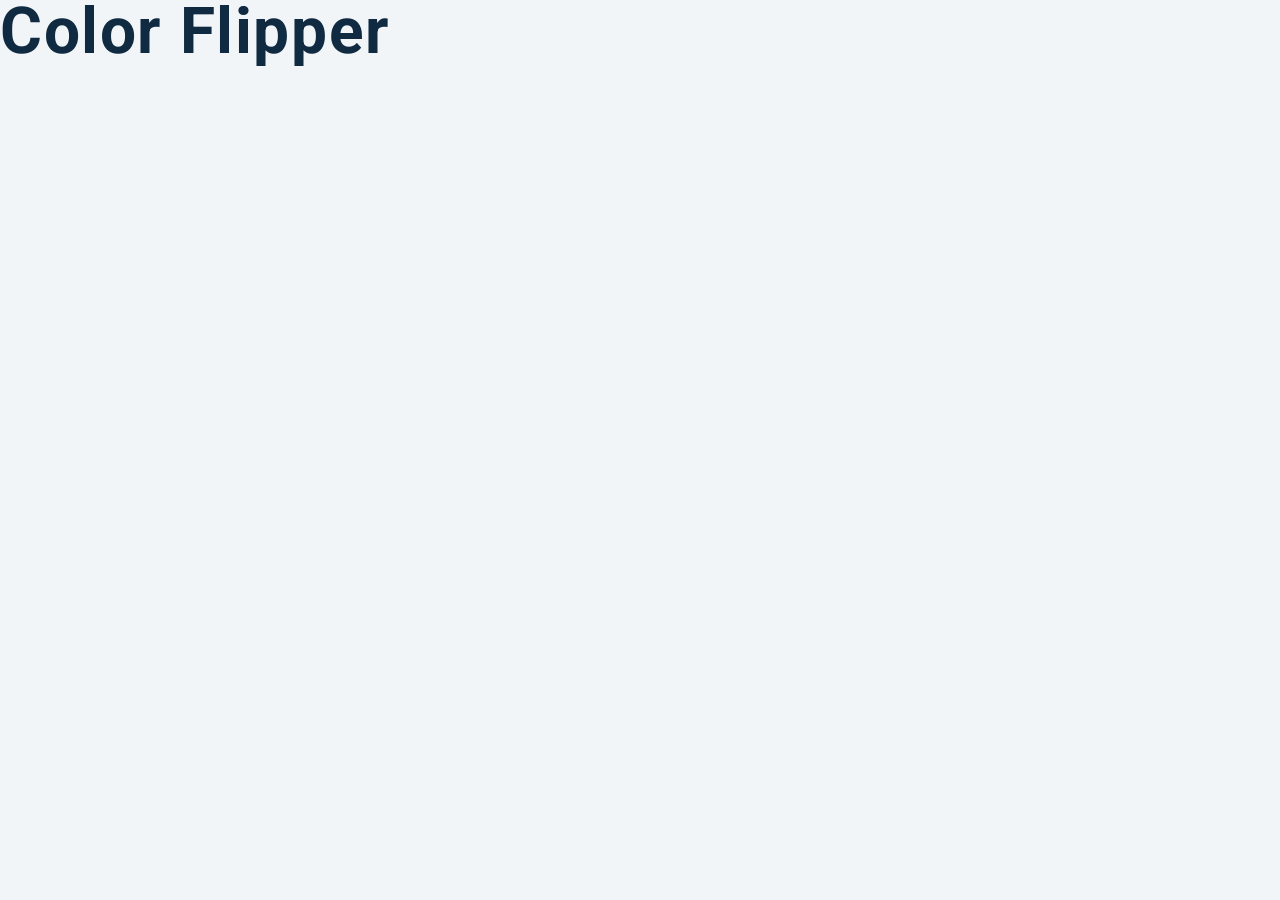
<file: color_philper/index.html>
<!DOCTYPE html>
<html lang="en">
  <head>
    <meta charset="UTF-8" />
    <meta name="viewport" content="width=device-width, initial-scale=1.0" />
    <title>Color Flipper || Simple</title>

    <!-- styles -->
    <link rel="stylesheet" href="styles.css" />
  </head>
  <body>
    <h1>color flipper</h1>
    <!-- javascript -->
    <script src="app.js"></script>
  </body>
</html>
</file>
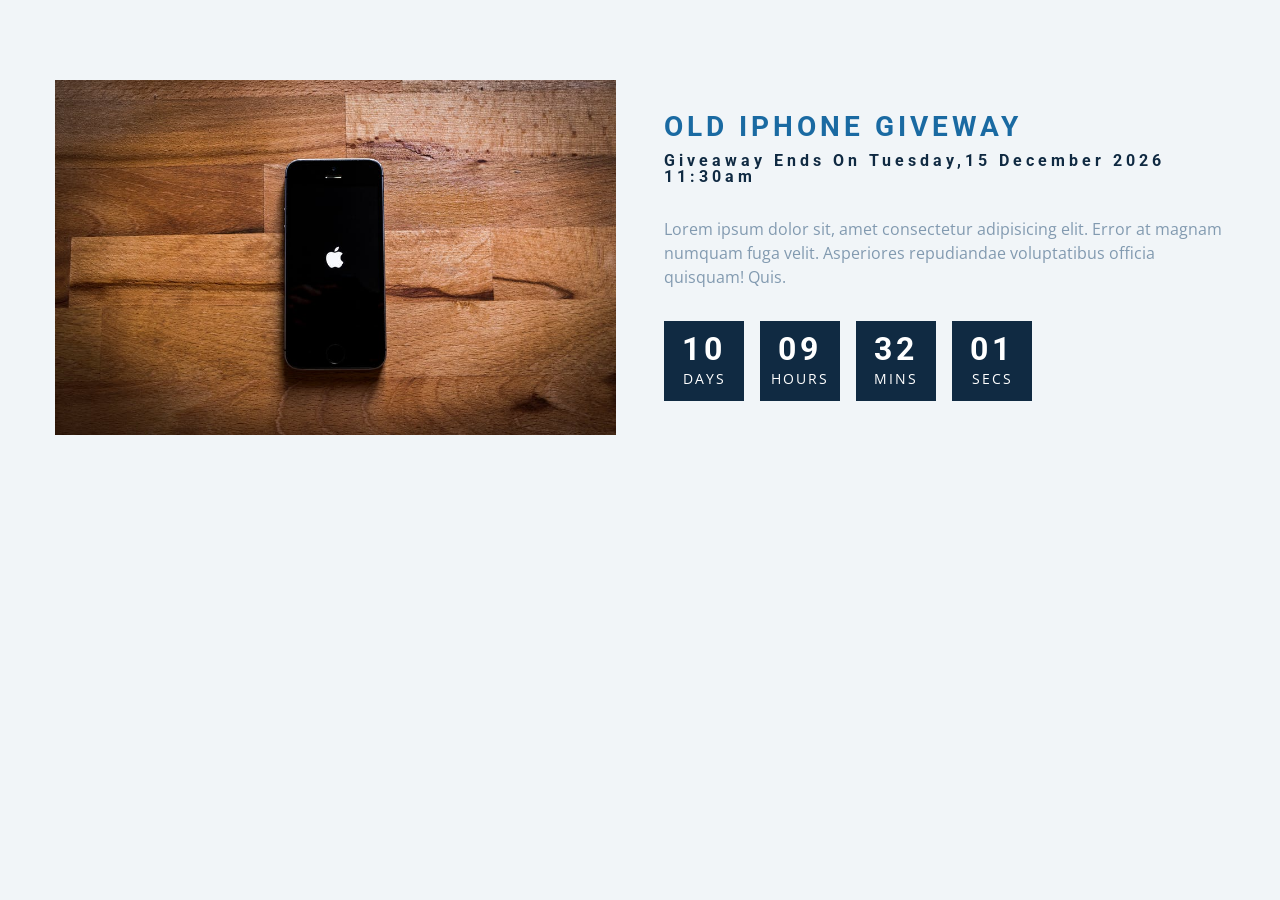
<file: Countdown/index.html>
<!DOCTYPE html>
<html lang="en">
  <head>
    <meta charset="UTF-8" />
    <meta name="viewport" content="width=device-width, initial-scale=1.0" />
    <title>Countdown</title>

    <!-- styles -->
    <link rel="stylesheet" href="styles.css" />
  </head>
  <body>
    <section class="section-center">
      <!-- image -->
      <article class="gift-img">
        <img src="./gift.jpeg" alt="gift" />
      </article>
      <!-- info -->
      <article class="gift-info">
        <h3>old iphone giveway</h3>
        <h4 class="giveaway">
          giveaway ends on sunday , 18 August 2024 , 8:00aAm
        </h4>
        <p>
          Lorem ipsum dolor sit, amet consectetur adipisicing elit. Error at
          magnam numquam fuga velit. Asperiores repudiandae voluptatibus officia
          quisquam! Quis.
        </p>
        <div class="deadline">
          <!-- days -->
          <div class="deadline-format">
            <div>
              <h4 class="days">34</h4>
              <span>days</span>
            </div>
          </div>
          <!-- end of item  -->
          <!-- hours -->
          <div class="deadline-format">
            <div>
              <h4 class="hours">24</h4>
              <span>hours</span>
            </div>
          </div>
          <!-- end of item  -->
          <!-- mins -->
          <div class="deadline-format">
            <div>
              <h4 class="mins">14</h4>
              <span>mins</span>
            </div>
          </div>
          <!-- end of item  -->
          <!-- secs -->
          <div class="deadline-format">
            <div>
              <h4 class="secs">4</h4>
              <span>secs</span>
            </div>
          </div>
          <!-- end of item  -->
        </div>
      </article>
    </section>
    <!-- javascript -->
    <script src="app.js"></script>
  </body>
</html>
</file>
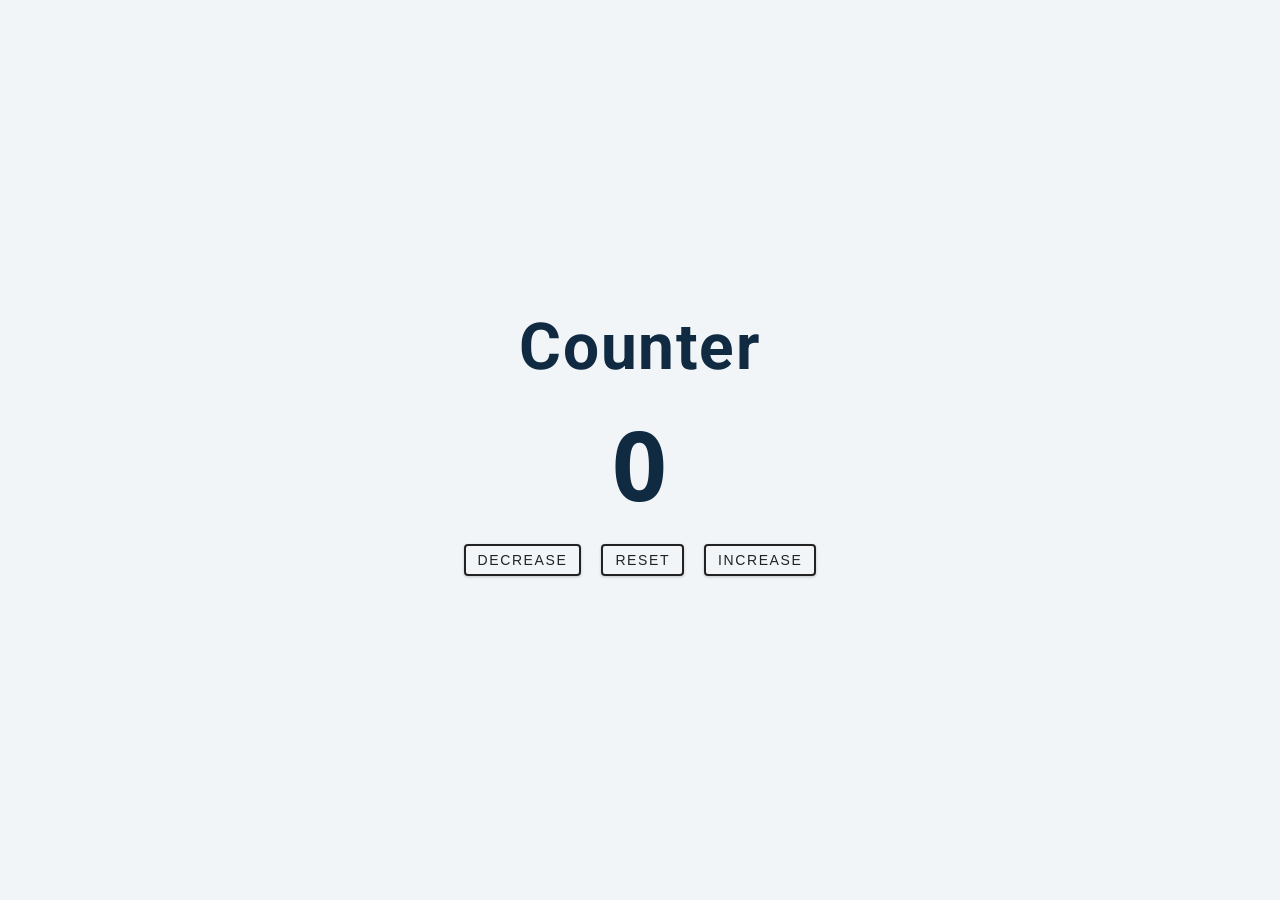
<file: counter/index.html>
<!DOCTYPE html>
<html lang="en">
  <head>
    <meta charset="UTF-8" />
    <meta name="viewport" content="width=device-width, initial-scale=1.0" />
    <title>Counter</title>
    <!-- styles -->
    <link rel="stylesheet" href="styles.css" />
  </head>
  <body>
    <main>
      <div class="container">
        <h1>Counter</h1>
        <span id="value"> 0 </span>
        <div class="button-container">
          <button class="btn decrease">decrease</button>
          <button class="btn reset">reset</button>
          <button class="btn increase">increase</button>
        </div>
      </div>
    </main>
    <!-- javascript -->
    <script src="app.js"></script>
  </body>
</html>
</file>
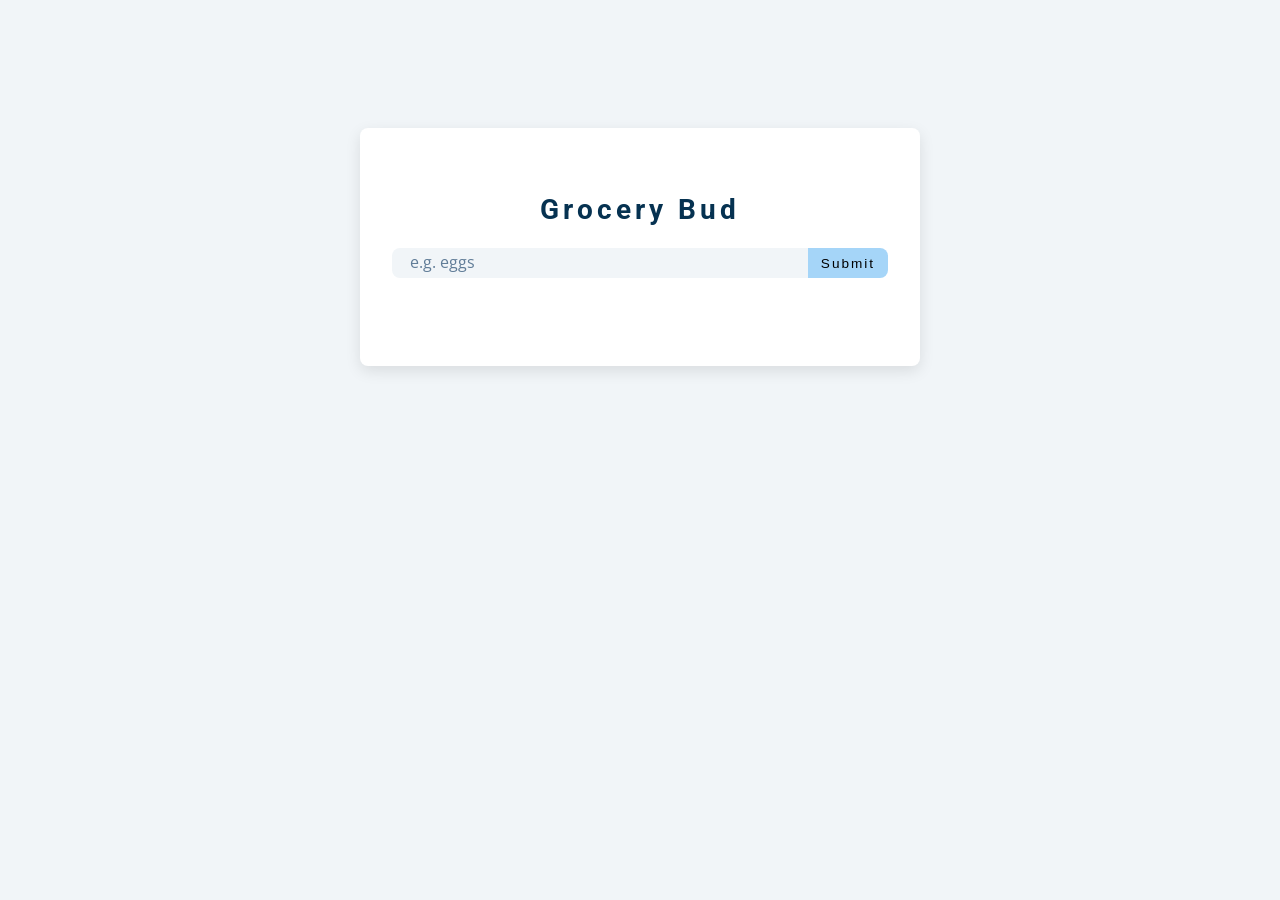
<file: Grocery/index.html>
<!DOCTYPE html>
<html lang="en">
  <head>
    <meta charset="UTF-8" />
    <meta name="viewport" content="width=device-width, initial-scale=1.0" />
    <title>Grocery Bud</title>
    <!-- font-awesome -->
    <link
      rel="stylesheet"
      href="https://cdnjs.cloudflare.com/ajax/libs/font-awesome/5.14.0/css/all.min.css"
    />
    <!-- styles -->
    <link rel="stylesheet" href="styles.css" />
  </head>
  <body>
    <section class="section-center">
      <!-- form -->
      <form class="grocery-form">
        <p class="alert"></p>
        <h3>grocery bud</h3>
        <div class="form-control">
          <input type="text" id="grocery" placeholder="e.g. eggs" />
          <button type="submit" class="submit-btn">submit</button>
        </div>
      </form>
      <!-- list -->
      <div class="grocery-container">
        <div class="grocery-list"></div>
        <button class="clear-btn">clear items</button>
      </div>
    </section>
    <!-- javascript -->
    <script src="app.js"></script>
  </body>
</html>
</file>
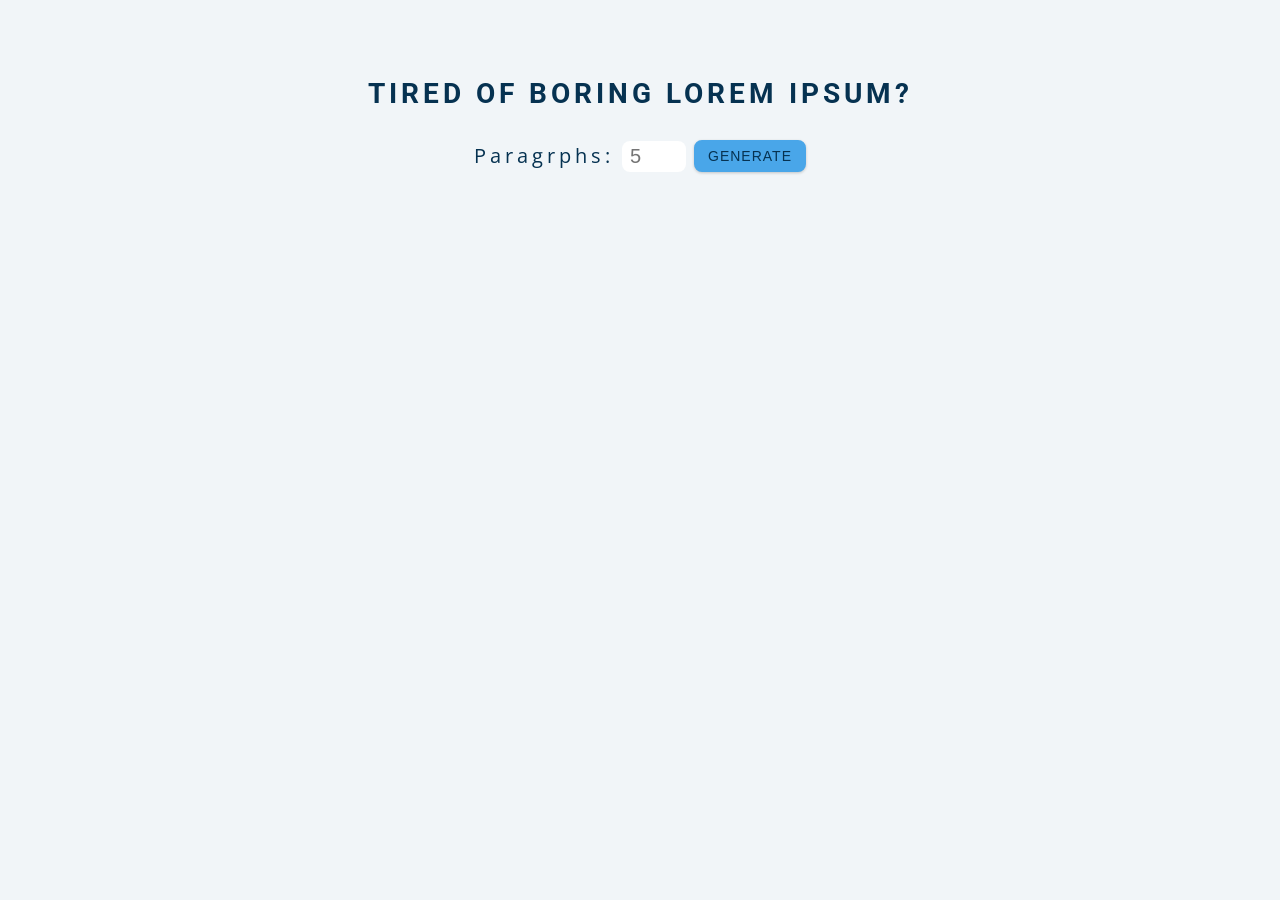
<file: lorem-ipsum/index.html>
<!DOCTYPE html>
<html lang="en">
  <head>
    <meta charset="UTF-8" />
    <meta name="viewport" content="width=device-width, initial-scale=1.0" />
    <title>Lorem Ipsum</title>

    <!-- styles -->
    <link rel="stylesheet" href="styles.css" />
  </head>
  <body>
    <section class="section-center">
      <h3>tired of boring lorem ipsum?</h3>
      <form class="lorem-form">
        <label for="amount">paragrphs:</label>
        <input type="number" name="amount" id="amount" placeholder="5" />
        <button type="submit" class="btn">generate</button>
      </form>
      <article class="lorem-text"></article>
    </section>
    <!-- javascript -->
    <script src="app.js"></script>
  </body>
</html>
</file>
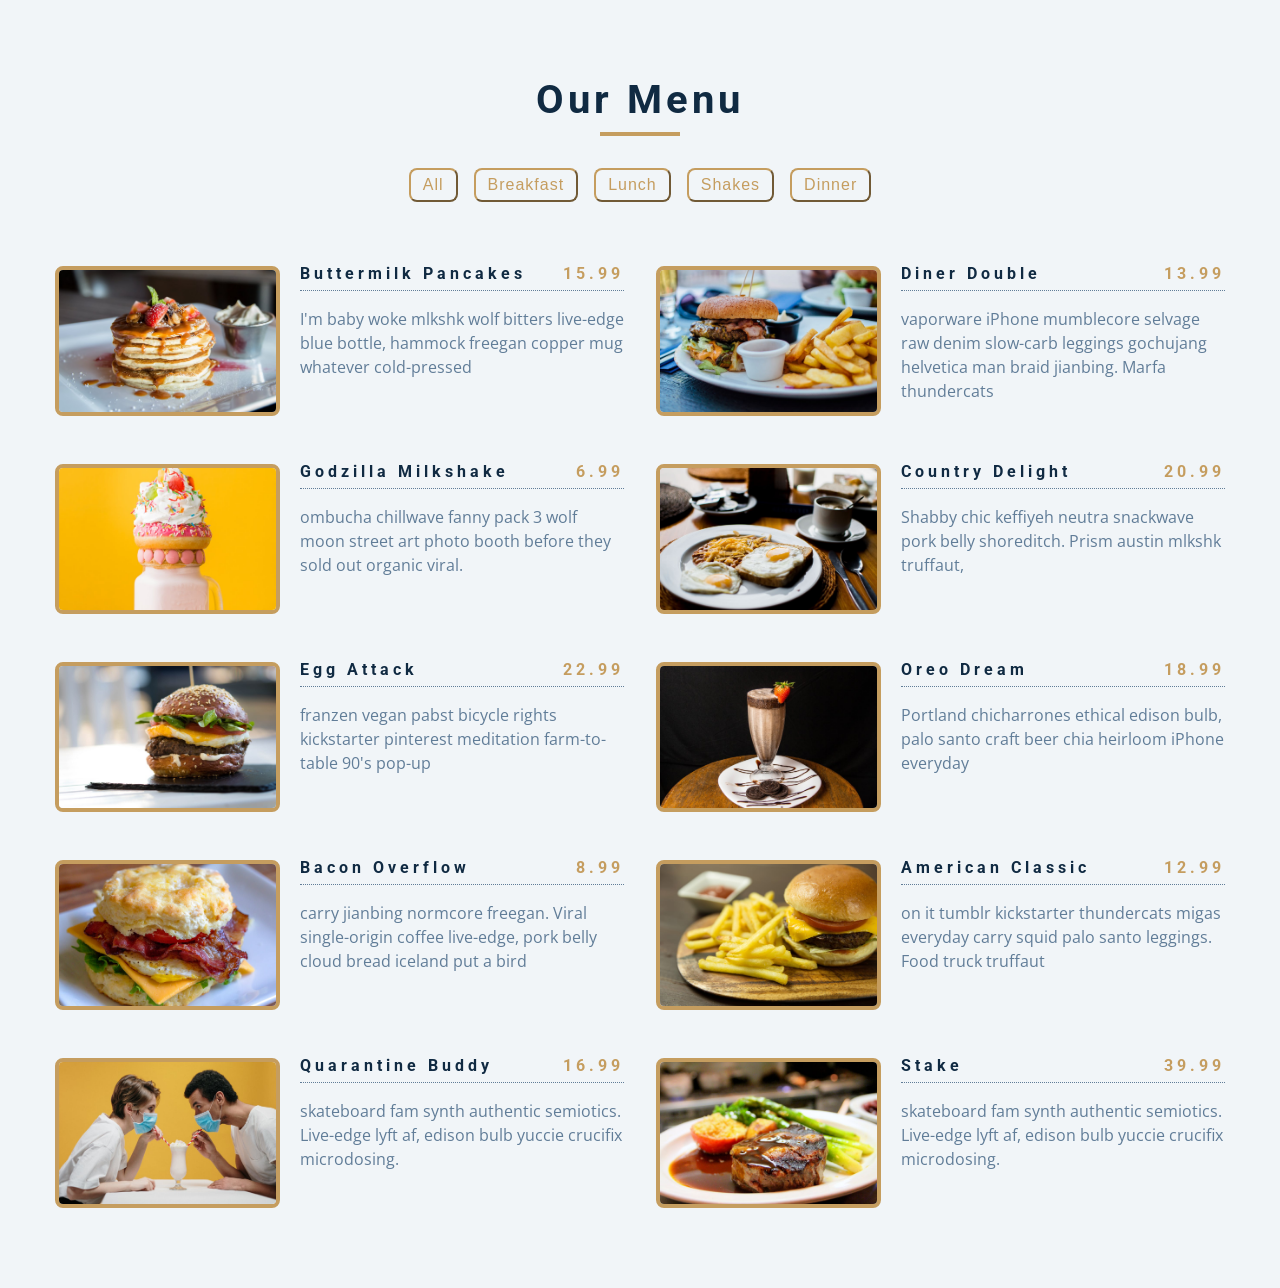
<file: menu/index.html>
<!DOCTYPE html>
<html lang="en">
  <head>
    <meta charset="UTF-8" />
    <meta name="viewport" content="width=device-width, initial-scale=1.0" />
    <title>Starter</title>
    <!-- font-awesome -->
    <link
      rel="stylesheet"
      href="https://cdnjs.cloudflare.com/ajax/libs/font-awesome/5.14.0/css/all.min.css"
    />
    <!-- styles -->
    <link rel="stylesheet" href="styles.css" />
  </head>
  <body>
   <section class="menu">
<!-- title -->
 <div class="title">
    <h2>Our menu</h2>
    <div class="underline"></div>
 </div>
 <!-- Filter button -->
  <div class="btn-container">
  <!-- <button class="filter-btn" type="button" data-id="all">all</button>
  <button class="filter-btn" type="button" data-id="breakfast">breakfast</button>
  <button class="filter-btn" type="button" data-id="lunch">lunch</button>
  <button class="filter-btn" type="button" data-id="shakes">shakes</button> -->
  </div>
  <!-- menu items -->
   <div class="section-center">
    <!-- single item -->

    <!-- end of the single item -->
   </div>
</section>
    <!-- javascript -->
    <script src="app.js"></script>
  </body>
</html>
</file>
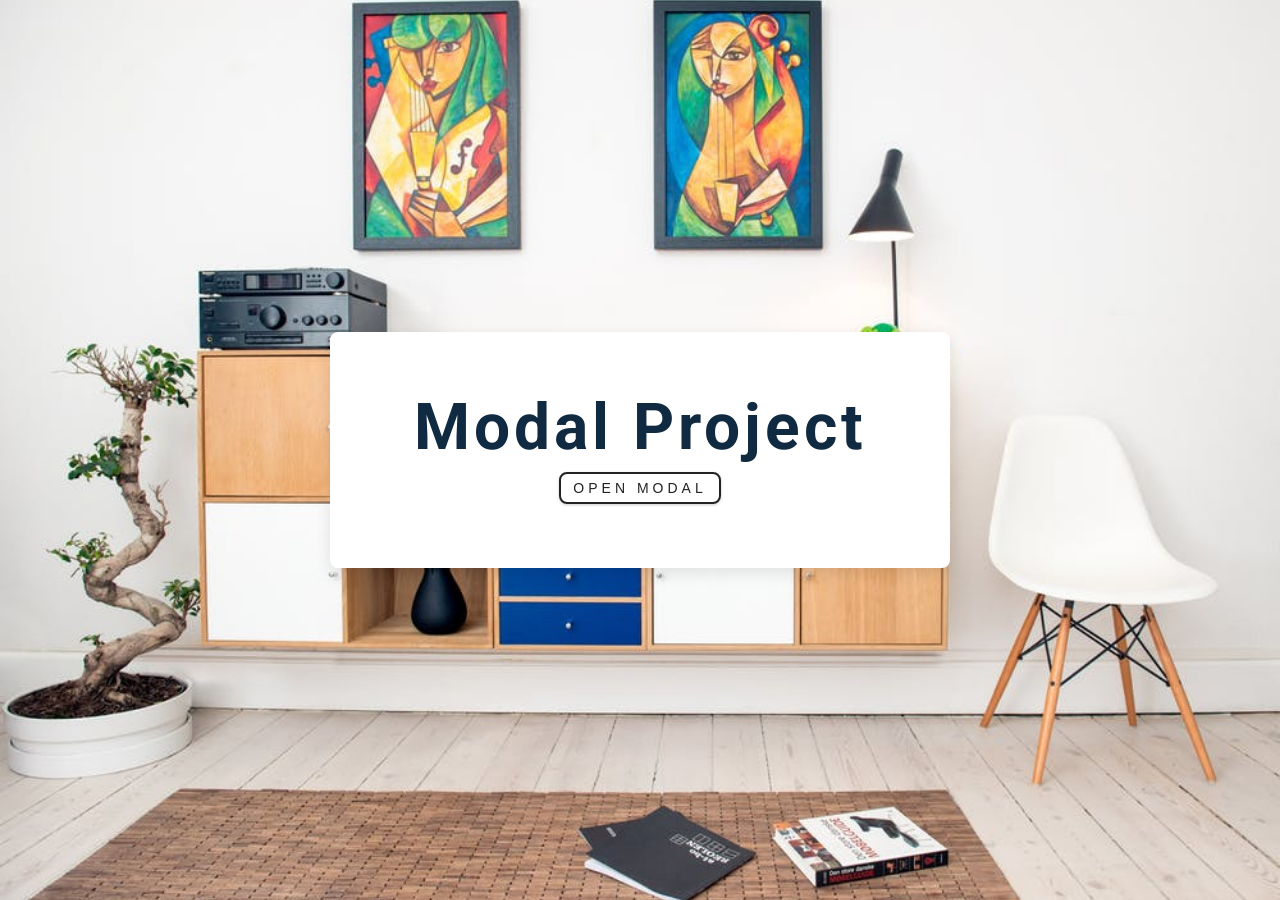
<file: modal/index.html>
<!DOCTYPE html>
<html lang="en">
  <head>
    <meta charset="UTF-8" />
    <meta name="viewport" content="width=device-width, initial-scale=1.0" />
    <title>Modal</title>
    <!-- font-awesome -->
    <link
      rel="stylesheet"
      href="https://cdnjs.cloudflare.com/ajax/libs/font-awesome/5.14.0/css/all.min.css"
    />
    <!-- styles -->
    <link rel="stylesheet" href="styles.css" />
  </head>
  <body>
<!-- hero -->
<header class="hero">
<div class="banner">
    <h1>modal project</h1>
    <button class="btn modal-btt">
        open modal
    </button>
</div>
</header>
<!-- end of hero -->
<!-- modal -->
<div class="modal-overlay">
<div class="modal-container">
<h3>modal conten</h3>
<button class="close-btn">
    <i class="fas fa-times"></i>
</button>
</div>
</div>
    <!-- javascript -->
    <script src="./app.js"></script>
  </body>
</html>
</file>
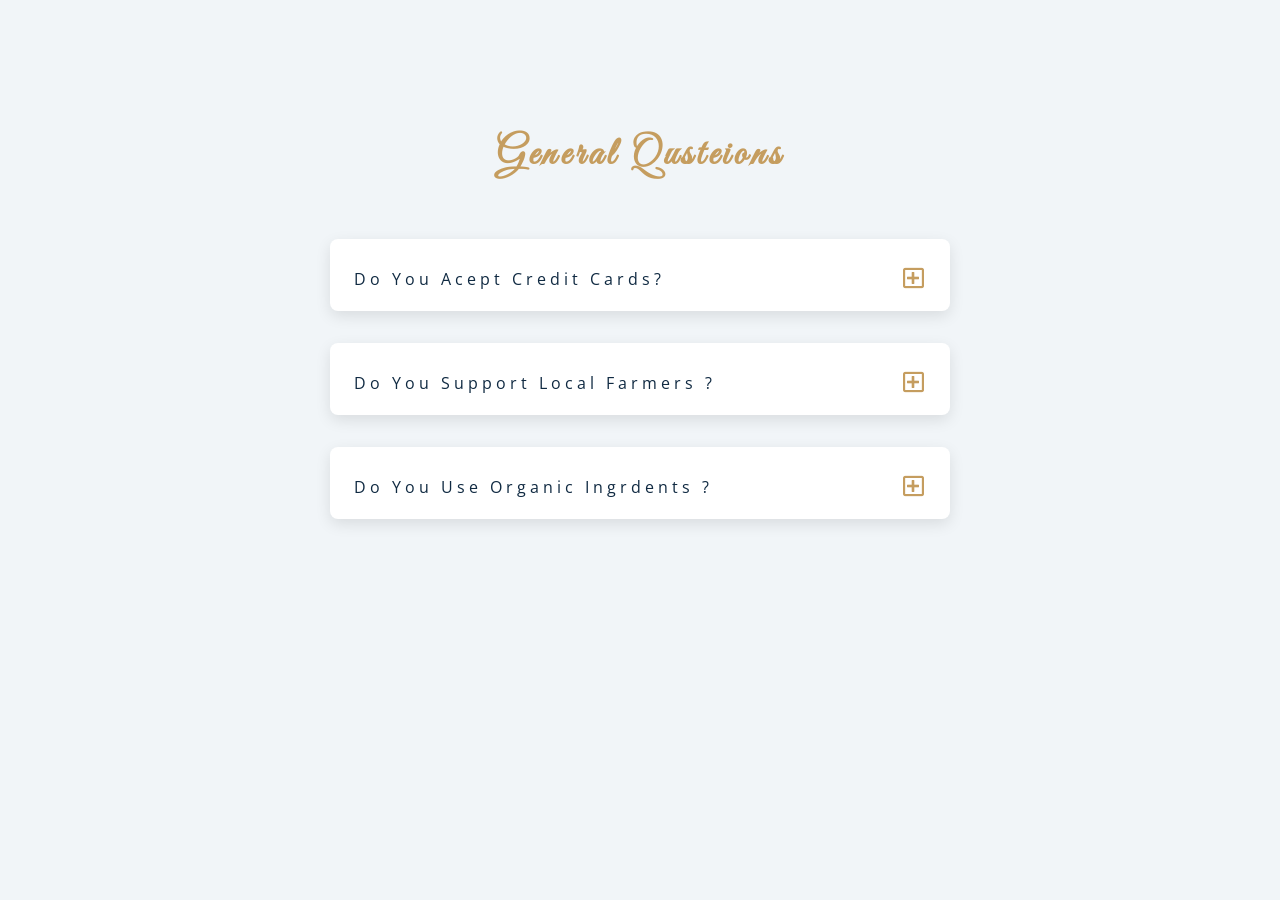
<file: qusteions/index.html>
<!DOCTYPE html>
<html lang="en">
  <head>
    <meta charset="UTF-8" />
    <meta name="viewport" content="width=device-width, initial-scale=1.0" />
    <title>Q & A</title>
    <!-- font-awesome -->
    <link
      rel="stylesheet"
      href="https://cdnjs.cloudflare.com/ajax/libs/font-awesome/5.14.0/css/all.min.css"
    />
    <!-- extra fonts -->
    <link
      href="https://fonts.googleapis.com/css?family=Great+Vibes&display=swap"
      rel="stylesheet"
    />
    <!-- styles -->
    <link rel="stylesheet" href="styles.css" />
  </head>
  <body>
<section class="questions">
<!-- titel -->
<div class="title">
    <h2>General Qusteions</h2>
</div>
<!-- questions -->
<div class="section-center">
    <!-- single question -->
     <article class="question">
        <!-- question title -->
    <div class="question-title">
        <p>Do you acept credit cards?</p>
        <button type="button" class="question-btn">
         <span class="plus-icon">
        <i class="far fa-plus-square"></i>
         </span>
         <span class="minus-icon">
            <i class="far fa-minus-square"></i>
         </span>
        </button>
    </div>
<!-- question-text -->
        <div class="question-text">
             <p>Lorem ipsum dolor sit amet consectetur adipisicing elit. Necessitatibus nam ad eveniet voluptate. Voluptatem, dolore labore quia quas nobis eum.</p>
        </div>
     </article>
     <!-- endig of the singel question -->
    <!-- single question -->
     <article class="question">
        <!-- question title -->
    <div class="question-title">
        <p>Do You Support Local Farmers ?</p>
        <button type="button" class="question-btn">
         <span class="plus-icon">
        <i class="far fa-plus-square"></i>
         </span>
         <span class="minus-icon">
            <i class="far fa-minus-square"></i>
         </span>
        </button>
    </div>
<!-- question-text -->
        <div class="question-text">
             <p>Lorem ipsum dolor sit amet consectetur adipisicing elit. Necessitatibus nam ad eveniet voluptate. Voluptatem, dolore labore quia quas nobis eum.</p>
        </div>
     </article>
     <!-- endig of the singel question -->
    <!-- single question -->
     <article class="question">
        <!-- question title -->
    <div class="question-title">
        <p>Do You Use Organic Ingrdents ?</p>
        <button type="button" class="question-btn">
         <span class="plus-icon">
        <i class="far fa-plus-square"></i>
         </span>
         <span class="minus-icon">
            <i class="far fa-minus-square"></i>
         </span>
        </button>
    </div>
<!-- question-text -->
        <div class="question-text">
             <p>Lorem ipsum dolor sit amet consectetur adipisicing elit. Necessitatibus nam ad eveniet voluptate. Voluptatem, dolore labore quia quas nobis eum.</p>
        </div>
     </article>
     <!-- endig of the singel question -->
</div>
</section>
    <!-- javascript -->
    <script src="app.js"></script>
  </body>
</html>
</file>
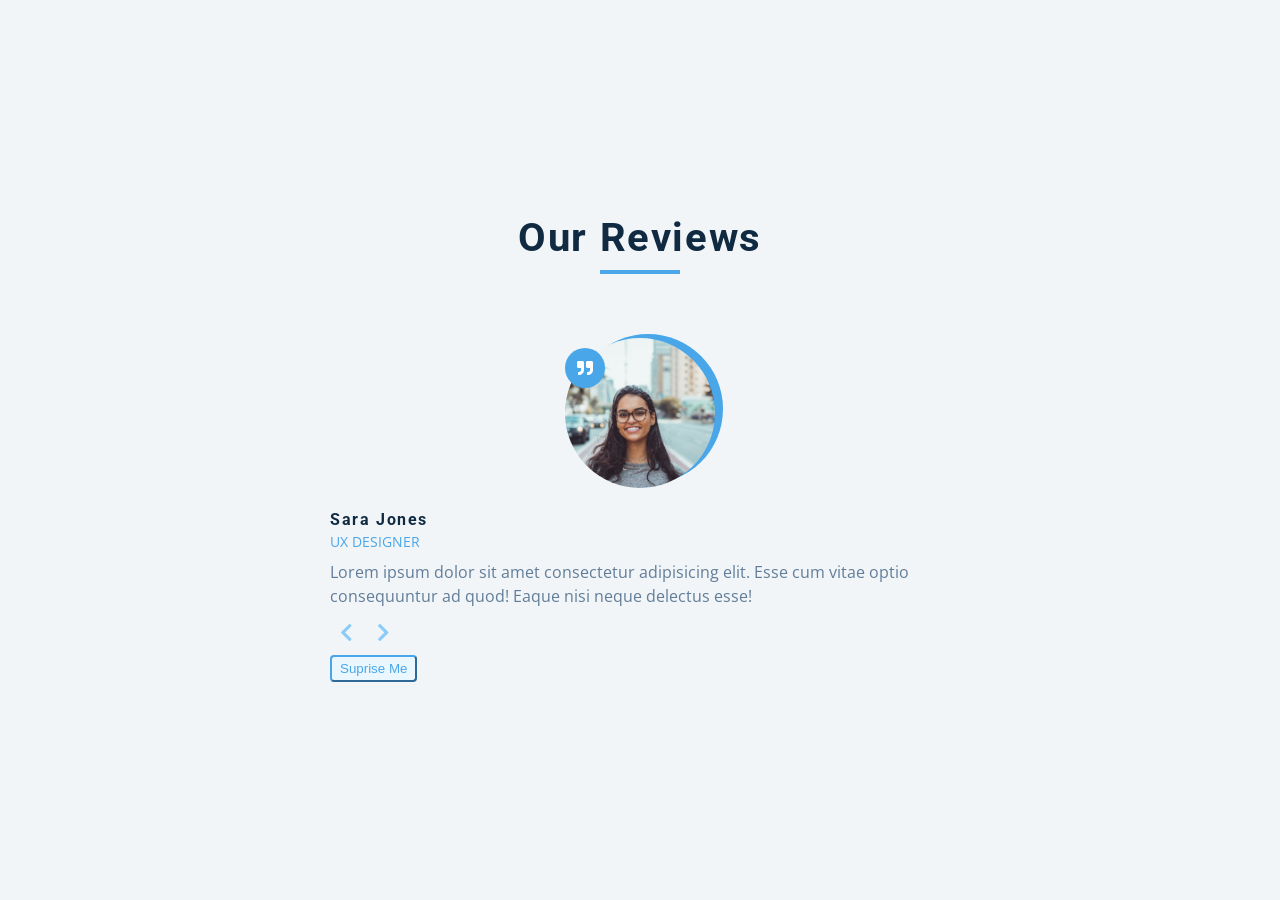
<file: reviews/index.html>
<!DOCTYPE html>
<html lang="en">
  <head>
    <meta charset="UTF-8" />
    <meta name="viewport" content="width=device-width, initial-scale=1.0" />
    <title>Starter</title>
    <!-- font-awesome -->
    <link
      rel="stylesheet"
      href="https://cdnjs.cloudflare.com/ajax/libs/font-awesome/5.14.0/css/all.min.css"
    />

    <!-- styles -->
    <link rel="stylesheet" href="styles.css" />
  </head>
  <body>
      <main>
        <!-- title -->
<section class="container">
    <div class="title">
        <h2>Our reviews</h2>
        <div class="underline"></div>
    </div>
    <!-- review -->
<article class="container">
    <div class="img-container">
        <img src="/reviews/person-1.jpeg" alt="" srcset="" id="person-img">
    </div>
    <h4 id="author">Sara Jones</h4>
    <p id="job"> Ux Designer</p>
    <p id="info">Lorem ipsum dolor sit amet consectetur adipisicing elit. Esse cum vitae optio consequuntur ad quod! Eaque nisi neque delectus esse!</p>
 <div class="button-container">
    <button class="prev-btn">
        <i class="fas fa-chevron-left"></i>
    </button>
    <button class="next-btn">
        <i class="fas fa-chevron-right"></i>
    </button>
 </div>
<button class="random-btn">Suprise me</button>
</article>
</section>
      </main>
    <!-- javascript -->
    <script src="app.js"></script>
  </body>
</html>
</file>
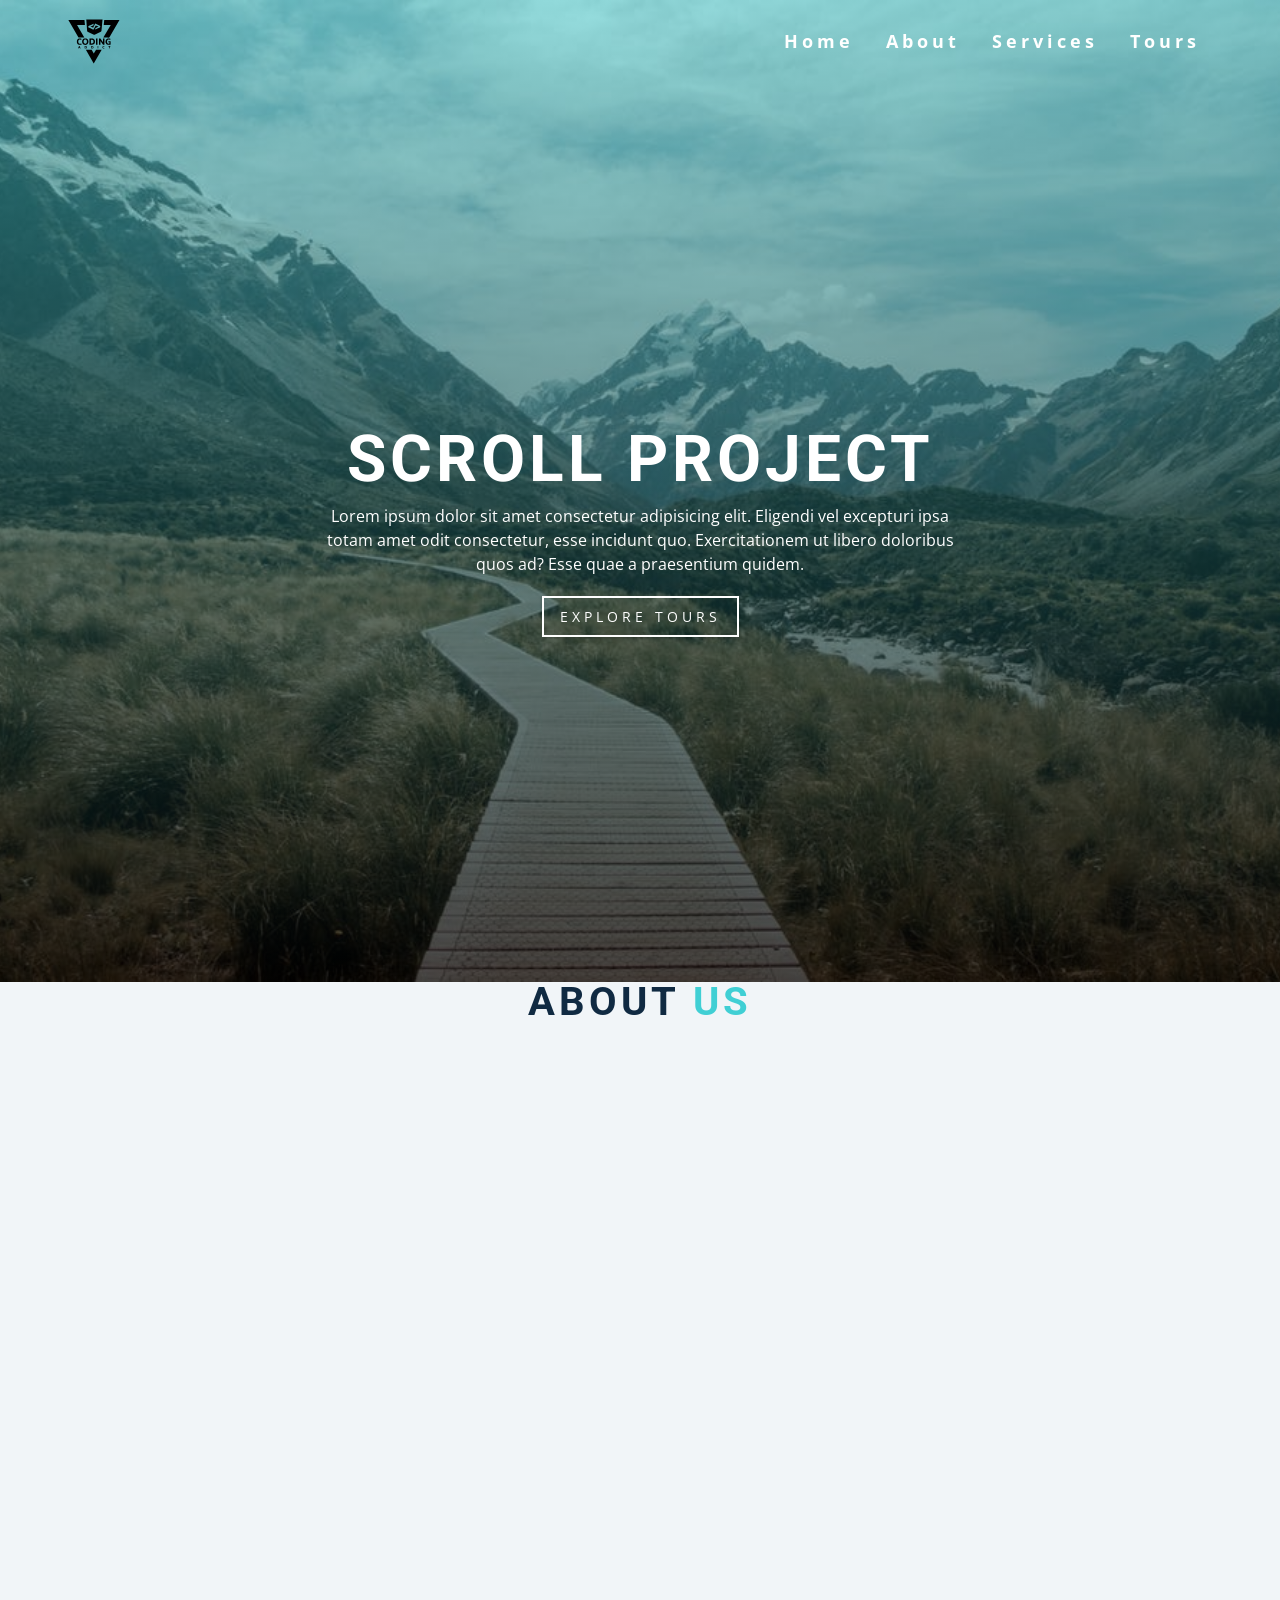
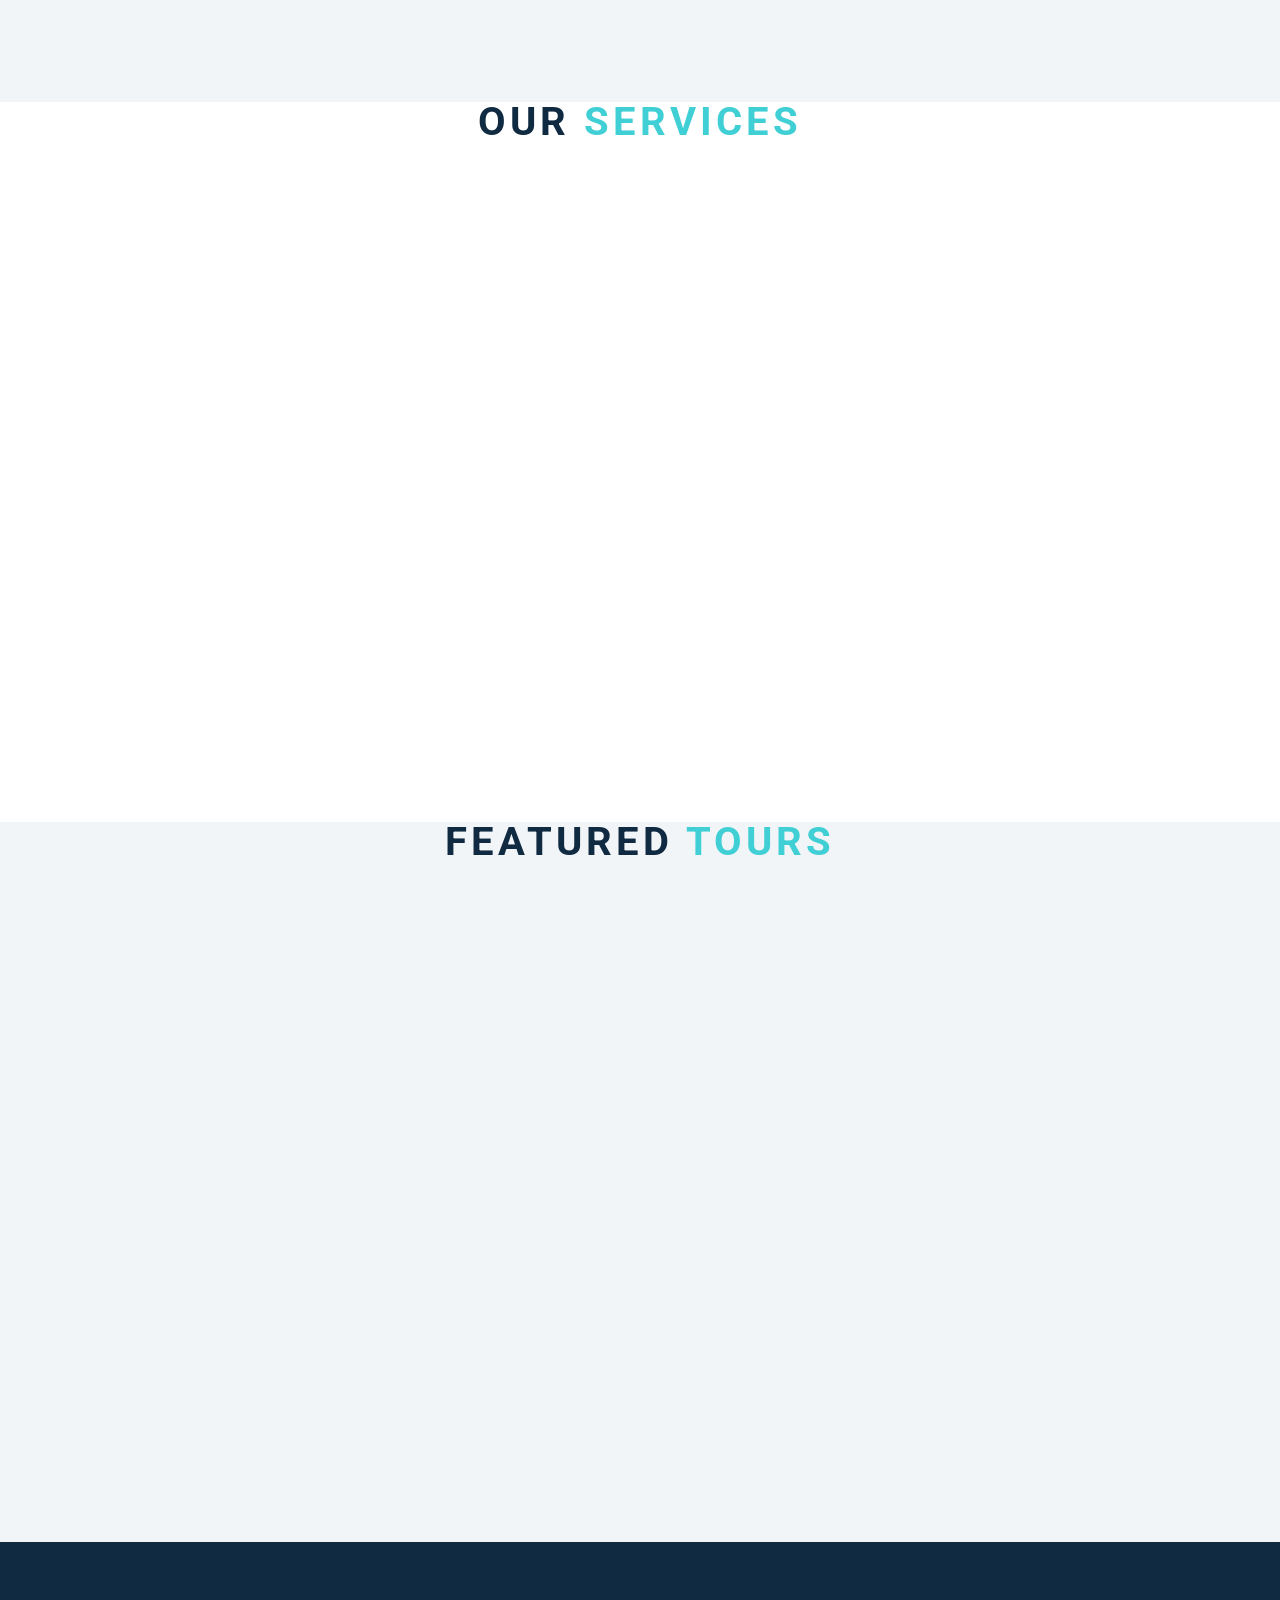
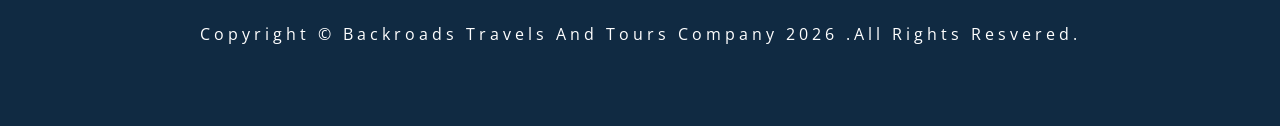
<file: scroll/index.html>
<!DOCTYPE html>
<html lang="en">
  <head>
    <meta charset="UTF-8" />
    <meta name="viewport" content="width=device-width, initial-scale=1.0" />
    <title>Scroll</title>
    <!-- font-awesome -->
    <link
      rel="stylesheet"
      href="https://cdnjs.cloudflare.com/ajax/libs/font-awesome/5.14.0/css/all.min.css"
    />
    <!-- styles -->
    <link rel="stylesheet" href="styles.css" />
  </head>
  <body>
    <!-- header -->
<header id="home">
   <!-- navbar -->
    <nav id="nav">
<div class="nav-center">
     <div class="nav-header">
        <img src="./logo.svg" alt="logo" class="logo">
        <button class="nav-toggle">
                <i class="fas fa-bars"></i>
        </button>
     </div>
       <div class="links-container">
             <ul class="links">
  <li>
    <a href="#home" class="scroll-link">home</a>
  </li>
  <li>
    <a href="#about" class="scroll-link">about</a>
  </li>
  <li>
    <a href="#services" class="scroll-link">services</a>
  </li>
  <li>
    <a href="#tours" class="scroll-link">tours</a>
  </li>
</ul>
</div>
</div>
    </nav>
    <!-- banner -->
     <div class="banner">
          <div class="container">
                 <h1>scroll project</h1>
                     <p>Lorem ipsum dolor sit amet consectetur adipisicing elit. Eligendi vel excepturi ipsa totam amet odit consectetur, esse incidunt quo. Exercitationem ut libero doloribus quos ad? Esse quae a praesentium quidem.</p>
                        <a href="#tours" class="scroll-link btn btn-white">
                            explore tours
                        </a>
          </div>
     </div>
</header>
<!-- about -->
    <section id="about" class="section">
           <div class="title">
                <h2>about <span>us</span></h2>
           </div>
       </section>
<!-- services-->
    <section id="services" class="section">
           <div class="title">
                <h2>our <span>services</span></h2>
           </div>
       </section>
<!-- tours-->
    <section id="tours" class="section">
           <div class="title">
                <h2>featured <span>tours</span></h2>
           </div>
       </section>
       <!-- footer -->
        <footer class="section">
               <p>
                  copyright &copy; backroads travels and tours company
                   <span id="date">
                    2020
                   </span>
                        .all rights resvered.
               </p>
        </footer>
        <!-- back to the top button  -->
               <a href="#home" class="scroll-link top-link">
                <i class="fas fa-arrow-up"></i>
               </a>
   <!-- javascript -->
    <script src="app.js"></script>
  </body>
</html>
</file>
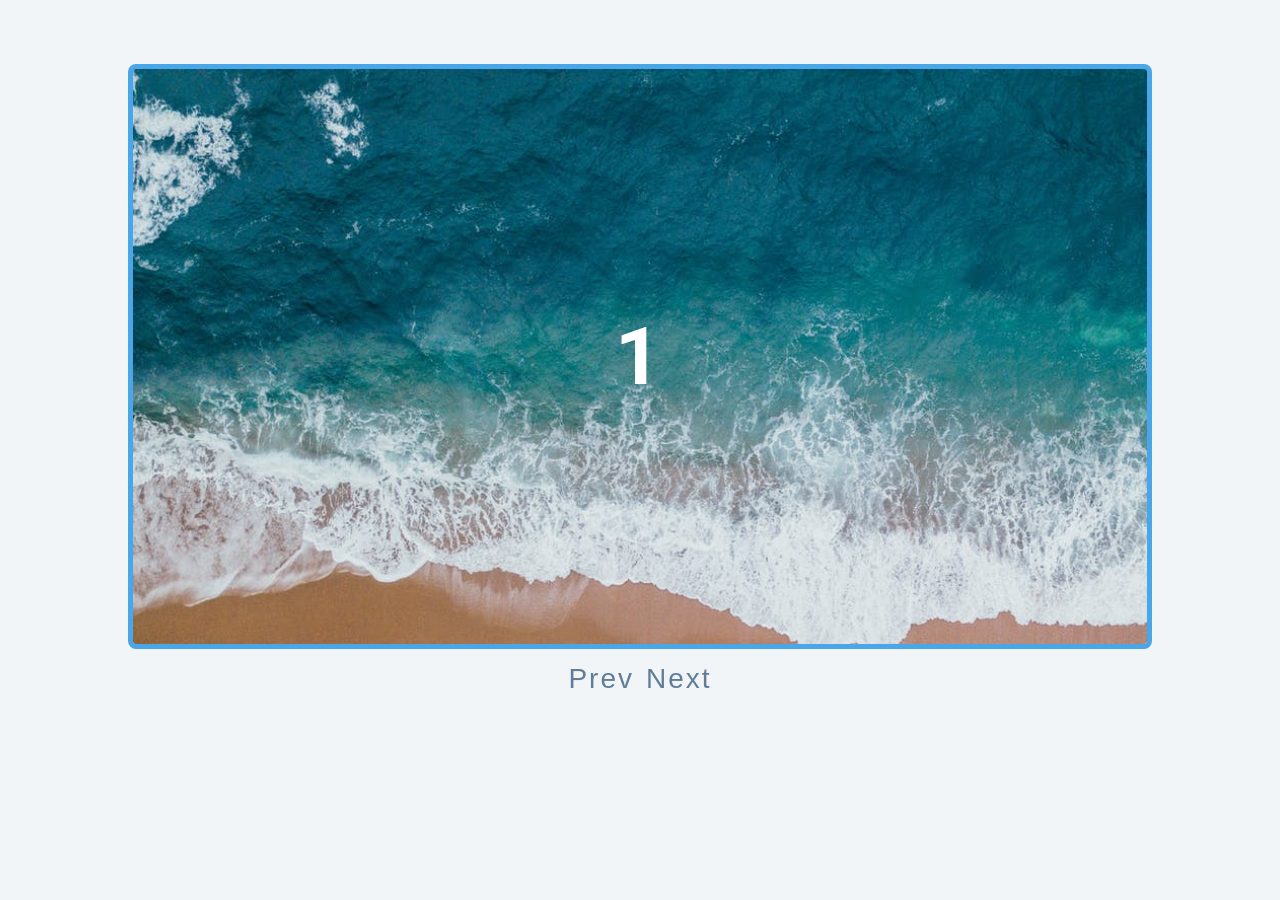
<file: Slider/index.html>
<!DOCTYPE html>
<html lang="en">
  <head>
    <meta charset="UTF-8" />
    <meta name="viewport" content="width=device-width, initial-scale=1.0" />
    <title>Slider</title>

    <!-- styles -->
    <link rel="stylesheet" href="styles.css" />
  </head>
  <body>
    <div class="slider-container">
      <div class="slide">
        <img src="./img-1.jpeg" class="slide-img" alt="slideimage" />
        <h1>1</h1>
      </div>
      <div class="slide">
        <h1>2</h1>
      </div>
      <div class="slide">
        <h1>3</h1>
      </div>
      <div class="slide">
        <div>
          <img src="./person-1.jpeg" class="person-img" alt="slideimage" />
          <h4>susan doe</h4>
          <h1>4</h1>
        </div>
      </div>
    </div>
    <div class="btn-container">
      <button type="button" class="prevBtn">prev</button>
      <button type="button" class="nextBtn">next</button>
    </div>
    <!-- javascript -->
    <script src="app.js"></script>
  </body>
</html>
</file>
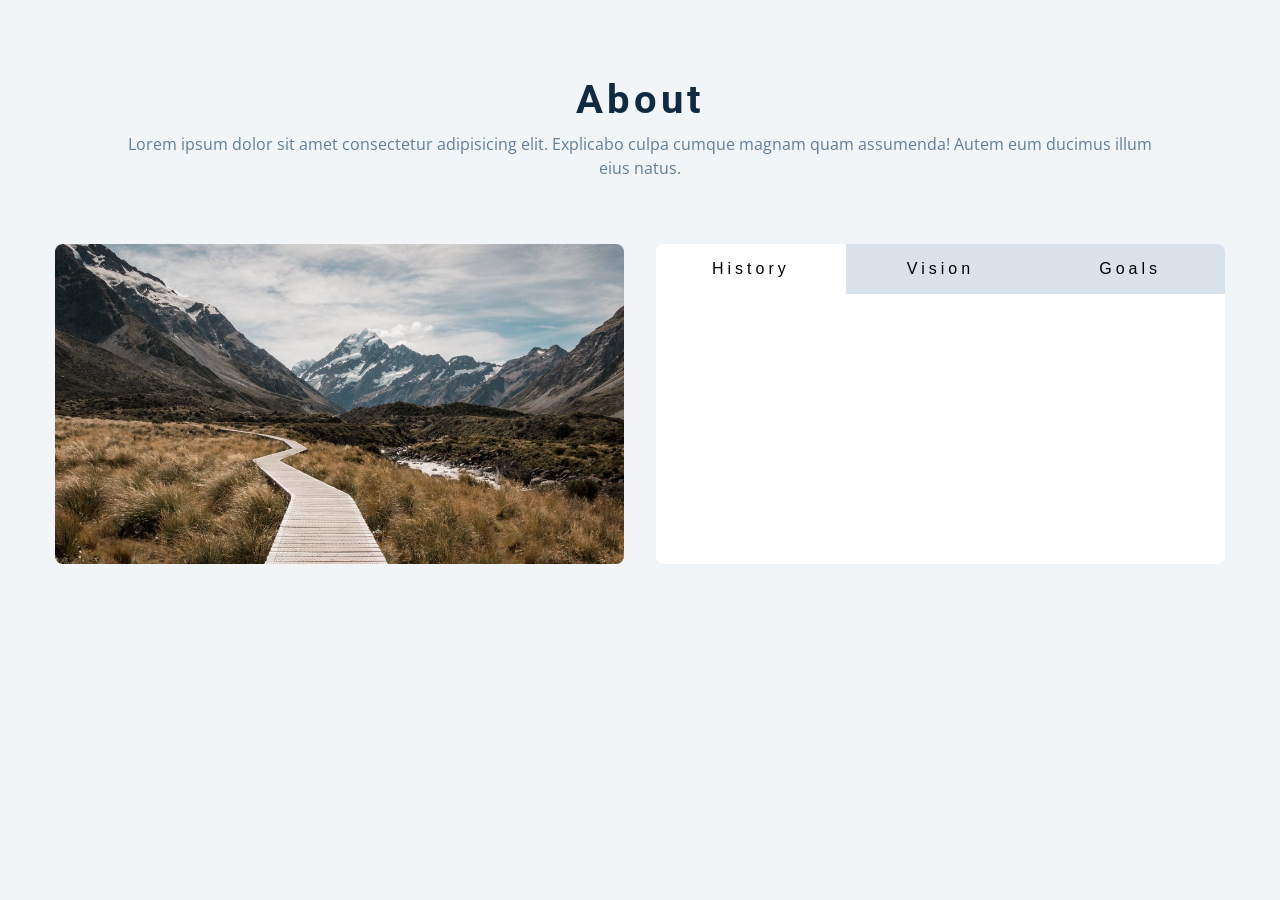
<file: Tabs/index.html>
<!DOCTYPE html>
<html lang="en">
  <head>
    <meta charset="UTF-8" />
    <meta name="viewport" content="width=device-width, initial-scale=1.0" />
    <title>Tabs</title>

    <!-- styles -->
    <link rel="stylesheet" href="styles.css" />
  </head>
  <body>
     <section class="section">
        <div class="title">
            <h2>about</h2>
            <p>Lorem ipsum dolor sit amet consectetur adipisicing elit. Explicabo culpa cumque magnam quam assumenda! Autem eum ducimus illum eius natus.</p>
        </div>
        <div class="about-center section-center">
            <article class="about-img">
                <img src="./hero-bcg.jpeg" alt="about picture" >
            </article>
            <article class="about">
                <!-- btn container -->
                 <div class="btn-container">
                   <button class="tab-btn active" data-id="history">history</button>
                   <button class="tab-btn" data-id="vision">vision</button>
                   <button class="tab-btn" data-id="goals">goals</button>
                 </div>
                 <article class="about-content">
                    <!-- single item -->
                       <div class="content" id="history">
                        <h4>history</h4>
                        <p>
                            I'm baby wolf pickled schlitz try-hard normcore marfa man bun mumblecore vice
                            pop-up XOXO lomo kombucha glossier bicycle rights. Umami kinfolk salvia jean
                            shorts offal venmo. Knausgaard tilde try-hard, woke fixie banjo man bun. Small
                            batch tumeric mustache tbh wayfarers 8-bit shaman chartreuse tacos. Viral
                            direct trade hoodie ugh chambray, craft beer pork belly flannel tacos
                            single-origin coffee art party migas plaid pop-up.
                          </p>

                       </div>
                     <!-- end of the single item -->
                    <!-- single item -->
                       <div class="content" id="vision">
                        <h4>vision</h4>
                        <p>
                            Man bun PBR&B keytar copper mug prism, hell of helvetica. Synth crucifix offal
                            deep v hella biodiesel. Church-key listicle polaroid put a bird on it
                            chillwave palo santo enamel pin, tattooed meggings franzen la croix cray.
                            Retro yr aesthetic four loko tbh helvetica air plant, neutra palo santo tofu
                            mumblecore. Hoodie bushwick pour-over jean shorts chartreuse shabby chic. Roof
                            party hammock master cleanse pop-up truffaut, bicycle rights skateboard
                            affogato readymade sustainable deep v live-edge schlitz narwhal.
                          </p>
                          <ul>
                            <li>list item</li>
                            <li>list item</li>
                            <li>list item</li>
                          </ul>
                       </div>
                     <!-- end of the single item -->
                    <!-- single item -->
                       <div class="content " id="goals">
                        <h4>goals</h4>
                        <p>
                            Chambray authentic truffaut, kickstarter brunch taxidermy vape heirloom four
                            dollar toast raclette shoreditch church-key. Poutine etsy tote bag, cred
                            fingerstache leggings cornhole everyday carry blog gastropub. Brunch biodiesel
                            sartorial mlkshk swag, mixtape hashtag marfa readymade direct trade man braid
                            cold-pressed roof party. Small batch adaptogen coloring book heirloom.
                            Letterpress food truck hammock literally hell of wolf beard adaptogen everyday
                            carry. Dreamcatcher pitchfork yuccie, banh mi salvia venmo photo booth quinoa
                            chicharrones.
                          </p>
                       </div>
                     <!-- end of the single item -->
                </article>
            </article>
        </div>
     </section>
    <!-- javascript -->
    <script src="app.js"></script>
  </body>
</html>
</file>
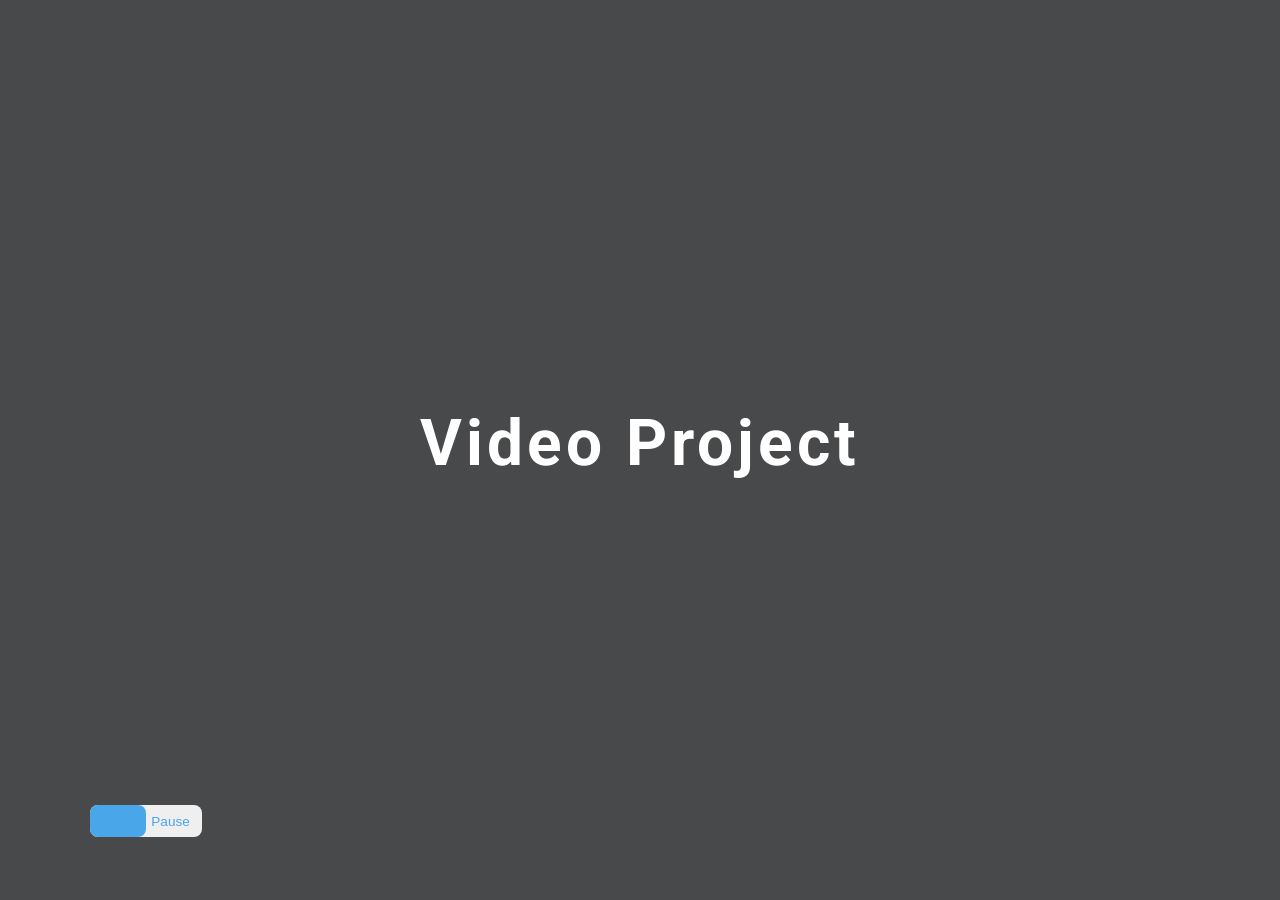
<file: video/index.html>
<!DOCTYPE html>
<html lang="en">
  <head>
    <meta charset="UTF-8" />
    <meta name="viewport" content="width=device-width, initial-scale=1.0" />
    <title>Video</title>

    <!-- styles -->
    <link rel="stylesheet" href="styles.css" />
  </head>
  <body>
    <!-- preloader -->
    <div class="preloader">
      <img src="preloader.gif" alt="preloader" class="preloader__item" />
    </div>
    <!-- header -->
    <header>
      <video  muted autoplay loop class="video-container">
        <source src="./video.mp4" type="video/mp4" />
      </video>
      <h1>video project</h1>
      <!-- video switch -->
      <button class="switch-btn">
        <span>
          play
        </span>
        <span>
          pause
        </span>
        <span class="switch"></span>
      </button>
    </header>
    <!-- javascript -->
    <script src="app.js"></script>
  </body>
</html>
</file>
<file: color_philper/styles.css>
/*
=============== 
Fonts
===============
*/
@import url("https://fonts.googleapis.com/css?family=Open+Sans|Roboto:400,700&display=swap");

/*
=============== 
Variables
===============
*/

:root {
  /* dark shades of primary color*/
  --clr-primary-1: hsl(205, 86%, 17%);
  --clr-primary-2: hsl(205, 77%, 27%);
  --clr-primary-3: hsl(205, 72%, 37%);
  --clr-primary-4: hsl(205, 63%, 48%);
  /* primary/main color */
  --clr-primary-5: hsl(205, 78%, 60%);
  /* lighter shades of primary color */
  --clr-primary-6: hsl(205, 89%, 70%);
  --clr-primary-7: hsl(205, 90%, 76%);
  --clr-primary-8: hsl(205, 86%, 81%);
  --clr-primary-9: hsl(205, 90%, 88%);
  --clr-primary-10: hsl(205, 100%, 96%);
  /* darkest grey - used for headings */
  --clr-grey-1: hsl(209, 61%, 16%);
  --clr-grey-2: hsl(211, 39%, 23%);
  --clr-grey-3: hsl(209, 34%, 30%);
  --clr-grey-4: hsl(209, 28%, 39%);
  /* grey used for paragraphs */
  --clr-grey-5: hsl(210, 22%, 49%);
  --clr-grey-6: hsl(209, 23%, 60%);
  --clr-grey-7: hsl(211, 27%, 70%);
  --clr-grey-8: hsl(210, 31%, 80%);
  --clr-grey-9: hsl(212, 33%, 89%);
  --clr-grey-10: hsl(210, 36%, 96%);
  --clr-white: #fff;
  --clr-red-dark: hsl(360, 67%, 44%);
  --clr-red-light: hsl(360, 71%, 66%);
  --clr-green-dark: hsl(125, 67%, 44%);
  --clr-green-light: hsl(125, 71%, 66%);
  --clr-black: #222;
  --ff-primary: "Roboto", sans-serif;
  --ff-secondary: "Open Sans", sans-serif;
  --transition: all 0.3s linear;
  --spacing: 0.1rem;
  --radius: 0.25rem;
  --light-shadow: 0 5px 15px rgba(0, 0, 0, 0.1);
  --dark-shadow: 0 5px 15px rgba(0, 0, 0, 0.2);
  --max-width: 1170px;
  --fixed-width: 620px;
}
/*
=============== 
Global Styles
===============
*/

*,
::after,
::before {
  margin: 0;
  padding: 0;
  box-sizing: border-box;
}
body {
  font-family: var(--ff-secondary);
  background: var(--clr-grey-10);
  color: var(--clr-grey-1);
  line-height: 1.5;
  font-size: 0.875rem;
}
ul {
  list-style-type: none;
}
a {
  text-decoration: none;
}
h1,
h2,
h3,
h4 {
  letter-spacing: var(--spacing);
  text-transform: capitalize;
  line-height: 1.25;
  margin-bottom: 0.75rem;
  font-family: var(--ff-primary);
}
h1 {
  font-size: 3rem;
}
h2 {
  font-size: 2rem;
}
h3 {
  font-size: 1.25rem;
}
h4 {
  font-size: 0.875rem;
}
p {
  margin-bottom: 1.25rem;
  color: var(--clr-grey-5);
}
@media screen and (min-width: 800px) {
  h1 {
    font-size: 4rem;
  }
  h2 {
    font-size: 2.5rem;
  }
  h3 {
    font-size: 1.75rem;
  }
  h4 {
    font-size: 1rem;
  }
  body {
    font-size: 1rem;
  }
  h1,
  h2,
  h3,
  h4 {
    line-height: 1;
  }
}
/*  global classes */

/* section */
.section {
  padding: 5rem 0;
}

.section-center {
  width: 90vw;
  margin: 0 auto;
  max-width: 1170px;
}
@media screen and (min-width: 992px) {
  .section-center {
    width: 95vw;
  }
}
main {
  min-height: 100vh;
  display: grid;
  place-items: center;
}

/*
=============== 
Nav
===============
*/
nav {
  background: var(--clr-white);
  height: 3rem;
  display: grid;
  align-items: center;
  box-shadow: var(--dark-shadow);
}
.nav-center {
  width: 90vw;
  max-width: var(--fixed-width);
  margin: 0 auto;
  display: flex;
  align-items: center;
  justify-content: space-between;
}
.nav-center h4 {
  margin-bottom: 0;
  color: var(--clr-primary-5);
}
.nav-links {
  display: flex;
}
nav a {
  text-transform: capitalize;
  font-weight: 700;
  font-size: 1rem;
  color: var(--clr-primary-1);
  letter-spacing: var(--spacing);
  margin-right: 1rem;
}
nav a:hover {
  color: var(--clr-primary-5);
}
/*
=============== 
Container
===============
*/
main {
  min-height: calc(100vh - 3rem);
  display: grid;
  place-items: center;
}
.container {
  text-align: center;
}
.container h2 {
  background: var(--clr-black);
  color: var(--clr-white);
  padding: 1rem;
  border-radius: var(--radius);
  margin-bottom: 2.5rem;
}
.color {
  color: var(--clr-primary-5);
}
.btn-hero {
  font-family: var(--ff-primary);
  text-transform: uppercase;
  background: transparent;
  color: var(--clr-black);
  letter-spacing: var(--spacing);
  display: inline-block;
  font-weight: 700;
  transition: var(--transition);
  border: 2px solid var(--clr-black);
  cursor: pointer;
  box-shadow: 0 1px 3px rgba(0, 0, 0, 0.2);
  border-radius: var(--radius);
  font-size: 1rem;
  padding: 0.75rem 1.25rem;
}
.btn-hero:hover {
  color: var(--clr-white);
  background: var(--clr-black);
}
</file>
<file: Countdown/styles.css>
/*
=============== 
Fonts
===============
*/
@import url("https://fonts.googleapis.com/css?family=Open+Sans|Roboto:400,700&display=swap");

/*
=============== 
Variables
===============
*/

:root {
  /* dark shades of primary color*/
  --clr-primary-1: hsl(205, 86%, 17%);
  --clr-primary-2: hsl(205, 77%, 27%);
  --clr-primary-3: hsl(205, 72%, 37%);
  --clr-primary-4: hsl(205, 63%, 48%);
  /* primary/main color */
  --clr-primary-5: #49a6e9;
  /* lighter shades of primary color */
  --clr-primary-6: hsl(205, 89%, 70%);
  --clr-primary-7: hsl(205, 90%, 76%);
  --clr-primary-8: hsl(205, 86%, 81%);
  --clr-primary-9: hsl(205, 90%, 88%);
  --clr-primary-10: hsl(205, 100%, 96%);
  /* darkest grey - used for headings */
  --clr-grey-1: hsl(209, 61%, 16%);
  --clr-grey-2: hsl(211, 39%, 23%);
  --clr-grey-3: hsl(209, 34%, 30%);
  --clr-grey-4: hsl(209, 28%, 39%);
  /* grey used for paragraphs */
  --clr-grey-5: hsl(210, 22%, 49%);
  --clr-grey-6: hsl(209, 23%, 60%);
  --clr-grey-7: hsl(211, 27%, 70%);
  --clr-grey-8: hsl(210, 31%, 80%);
  --clr-grey-9: hsl(212, 33%, 89%);
  --clr-grey-10: hsl(210, 36%, 96%);
  --clr-white: #fff;
  --clr-red-dark: hsl(360, 67%, 44%);
  --clr-red-light: hsl(360, 71%, 66%);
  --clr-green-dark: hsl(125, 67%, 44%);
  --clr-green-light: hsl(125, 71%, 66%);
  --clr-black: #222;
  --clr-gold: #c59d5f;
  --ff-primary: "Roboto", sans-serif;
  --ff-secondary: "Open Sans", sans-serif;
  --transition: all 0.3s linear;
  --spacing: 0.25rem;
  --radius: 0.5rem;
  --light-shadow: 0 5px 15px rgba(0, 0, 0, 0.1);
  --dark-shadow: 0 5px 15px rgba(0, 0, 0, 0.2);
  --max-width: 1170px;
  --fixed-width: 620px;
}
/*
=============== 
Global Styles
===============
*/

*,
::after,
::before {
  margin: 0;
  padding: 0;
  box-sizing: border-box;
}
body {
  font-family: var(--ff-secondary);
  background: var(--clr-grey-10);
  color: var(--clr-grey-1);
  line-height: 1.5;
  font-size: 0.875rem;
}
ul {
  list-style-type: none;
}
a {
  text-decoration: none;
}
img:not(.logo) {
  width: 100%;
}
img {
  display: block;
}

h1,
h2,
h3,
h4 {
  letter-spacing: var(--spacing);
  text-transform: capitalize;
  line-height: 1.25;
  margin-bottom: 0.75rem;
  font-family: var(--ff-primary);
}
h1 {
  font-size: 3rem;
}
h2 {
  font-size: 2rem;
}
h3 {
  font-size: 1.25rem;
}
h4 {
  font-size: 0.875rem;
}
p {
  margin-bottom: 1.25rem;
  color: var(--clr-grey-5);
}
@media screen and (min-width: 800px) {
  h1 {
    font-size: 4rem;
  }
  h2 {
    font-size: 2.5rem;
  }
  h3 {
    font-size: 1.75rem;
  }
  h4 {
    font-size: 1rem;
  }
  body {
    font-size: 1rem;
  }
  h1,
  h2,
  h3,
  h4 {
    line-height: 1;
  }
}
/*  global classes */

.btn {
  text-transform: uppercase;
  background: transparent;
  color: var(--clr-black);
  padding: 0.375rem 0.75rem;
  letter-spacing: var(--spacing);
  display: inline-block;
  transition: var(--transition);
  font-size: 0.875rem;
  border: 2px solid var(--clr-black);
  cursor: pointer;
  box-shadow: 0 1px 3px rgba(0, 0, 0, 0.2);
  border-radius: var(--radius);
}
.btn:hover {
  color: var(--clr-white);
  background: var(--clr-black);
}
/* section */
.section {
  padding: 5rem 0;
}

.section-center {
  width: 90vw;
  margin: 5rem auto;
  max-width: 1170px;
}

main {
  min-height: 100vh;
  display: grid;
  place-items: center;
}
/*
=============== 
Countdown Timer
===============
*/
.gift-img {
  margin-bottom: 2rem;
}
.gift-info h3 {
  text-transform: uppercase;
  color: var(--clr-primary-3);
}
.gift-info p {
  color: var(--clr-grey-6);
}
.date {
  color: var(--clr-grey-5);
  font-size: 0.85rem;
}
@media screen and (min-width: 992px) {
  .section-center {
    display: grid;
    grid-template-columns: 1fr 1fr;
    place-items: center;
    gap: 3rem;
    width: 95vw;
  }
  .gift-img {
    margin-bottom: 0;
  }
}
.gift-info p {
  margin: 2rem 0;
}
.deadline {
  display: flex;
}
.deadline-format {
  background: var(--clr-grey-1);
  color: var(--clr-white);
  margin-right: 1rem;
  width: 5rem;
  height: 5rem;
  display: grid;
  place-items: center;
  text-align: center;
}
.deadline-format span {
  display: block;
  text-transform: uppercase;
  letter-spacing: 2px;
  font-size: 0.85rem;
}
.deadline h4:not(.expired) {
  font-size: 2rem;
  margin-bottom: 0.25rem;
  letter-spacing: var(--spacing);
}
</file>
<file: counter/styles.css>
/*
=============== 
Fonts
===============
*/
@import url("https://fonts.googleapis.com/css?family=Open+Sans|Roboto:400,700&display=swap");

/*
=============== 
Variables
===============
*/

:root {
  /* dark shades of primary color*/
  --clr-primary-1: hsl(205, 86%, 17%);
  --clr-primary-2: hsl(205, 77%, 27%);
  --clr-primary-3: hsl(205, 72%, 37%);
  --clr-primary-4: hsl(205, 63%, 48%);
  /* primary/main color */
  --clr-primary-5: hsl(205, 78%, 60%);
  /* lighter shades of primary color */
  --clr-primary-6: hsl(205, 89%, 70%);
  --clr-primary-7: hsl(205, 90%, 76%);
  --clr-primary-8: hsl(205, 86%, 81%);
  --clr-primary-9: hsl(205, 90%, 88%);
  --clr-primary-10: hsl(205, 100%, 96%);
  /* darkest grey - used for headings */
  --clr-grey-1: hsl(209, 61%, 16%);
  --clr-grey-2: hsl(211, 39%, 23%);
  --clr-grey-3: hsl(209, 34%, 30%);
  --clr-grey-4: hsl(209, 28%, 39%);
  /* grey used for paragraphs */
  --clr-grey-5: hsl(210, 22%, 49%);
  --clr-grey-6: hsl(209, 23%, 60%);
  --clr-grey-7: hsl(211, 27%, 70%);
  --clr-grey-8: hsl(210, 31%, 80%);
  --clr-grey-9: hsl(212, 33%, 89%);
  --clr-grey-10: hsl(210, 36%, 96%);
  --clr-white: #fff;
  --clr-red-dark: hsl(360, 67%, 44%);
  --clr-red-light: hsl(360, 71%, 66%);
  --clr-green-dark: hsl(125, 67%, 44%);
  --clr-green-light: hsl(125, 71%, 66%);
  --clr-black: #222;
  --ff-primary: "Roboto", sans-serif;
  --ff-secondary: "Open Sans", sans-serif;
  --transition: all 0.3s linear;
  --spacing: 0.1rem;
  --radius: 0.25rem;
  --light-shadow: 0 5px 15px rgba(0, 0, 0, 0.1);
  --dark-shadow: 0 5px 15px rgba(0, 0, 0, 0.2);
  --max-width: 1170px;
  --fixed-width: 620px;
}
/*
=============== 
Global Styles
===============
*/

*,
::after,
::before {
  margin: 0;
  padding: 0;
  box-sizing: border-box;
}
body {
  font-family: var(--ff-secondary);
  background: var(--clr-grey-10);
  color: var(--clr-grey-1);
  line-height: 1.5;
  font-size: 0.875rem;
}
ul {
  list-style-type: none;
}
a {
  text-decoration: none;
}
h1,
h2,
h3,
h4 {
  letter-spacing: var(--spacing);
  text-transform: capitalize;
  line-height: 1.25;
  margin-bottom: 0.75rem;
  font-family: var(--ff-primary);
}
h1 {
  font-size: 3rem;
}
h2 {
  font-size: 2rem;
}
h3 {
  font-size: 1.25rem;
}
h4 {
  font-size: 0.875rem;
}
p {
  margin-bottom: 1.25rem;
  color: var(--clr-grey-5);
}
@media screen and (min-width: 800px) {
  h1 {
    font-size: 4rem;
  }
  h2 {
    font-size: 2.5rem;
  }
  h3 {
    font-size: 1.75rem;
  }
  h4 {
    font-size: 1rem;
  }
  body {
    font-size: 1rem;
  }
  h1,
  h2,
  h3,
  h4 {
    line-height: 1;
  }
}
/*  global classes */

/* section */
.section {
  padding: 5rem 0;
}

.section-center {
  width: 90vw;
  margin: 0 auto;
  max-width: 1170px;
}
@media screen and (min-width: 992px) {
  .section-center {
    width: 95vw;
  }
}
main {
  min-height: 100vh;
  display: grid;
  place-items: center;
}

/*
=============== 
Counter
===============
*/

main {
  min-height: 100vh;
  display: grid;
  place-items: center;
}
.container {
  text-align: center;
}
#value {
  font-size: 6rem;
  font-weight: bold;
}
.btn {
  text-transform: uppercase;
  background: transparent;
  color: var(--clr-black);
  padding: 0.375rem 0.75rem;
  letter-spacing: var(--spacing);
  display: inline-block;
  transition: var(--transition);
  font-size: 0.875rem;
  border: 2px solid var(--clr-black);
  cursor: pointer;
  box-shadow: 0 1px 3px rgba(0, 0, 0, 0.2);
  border-radius: var(--radius);
  margin: 0.5rem;
}
.btn:hover {
  color: var(--clr-white);
  background: var(--clr-black);
}
</file>
<file: Grocery/styles.css>
/*
=============== 
Fonts
===============
*/
@import url("https://fonts.googleapis.com/css?family=Open+Sans|Roboto:400,700&display=swap");

/*
=============== 
Variables
===============
*/

:root {
  /* dark shades of primary color*/
  --clr-primary-1: hsl(205, 86%, 17%);
  --clr-primary-2: hsl(205, 77%, 27%);
  --clr-primary-3: hsl(205, 72%, 37%);
  --clr-primary-4: hsl(205, 63%, 48%);
  /* primary/main color */
  --clr-primary-5: #49a6e9;
  /* lighter shades of primary color */
  --clr-primary-6: hsl(205, 89%, 70%);
  --clr-primary-7: hsl(205, 90%, 76%);
  --clr-primary-8: hsl(205, 86%, 81%);
  --clr-primary-9: hsl(205, 90%, 88%);
  --clr-primary-10: hsl(205, 100%, 96%);
  /* darkest grey - used for headings */
  --clr-grey-1: hsl(209, 61%, 16%);
  --clr-grey-2: hsl(211, 39%, 23%);
  --clr-grey-3: hsl(209, 34%, 30%);
  --clr-grey-4: hsl(209, 28%, 39%);
  /* grey used for paragraphs */
  --clr-grey-5: hsl(210, 22%, 49%);
  --clr-grey-6: hsl(209, 23%, 60%);
  --clr-grey-7: hsl(211, 27%, 70%);
  --clr-grey-8: hsl(210, 31%, 80%);
  --clr-grey-9: hsl(212, 33%, 89%);
  --clr-grey-10: hsl(210, 36%, 96%);
  --clr-white: #fff;
  --clr-red-dark: hsl(360, 67%, 44%);
  --clr-red-light: hsl(360, 71%, 66%);
  --clr-green-dark: hsl(125, 67%, 44%);
  --clr-green-light: hsl(125, 71%, 66%);
  --clr-black: #222;
  --ff-primary: "Roboto", sans-serif;
  --ff-secondary: "Open Sans", sans-serif;
  --transition: all 0.3s linear;
  --spacing: 0.25rem;
  --radius: 0.5rem;
  --light-shadow: 0 5px 15px rgba(0, 0, 0, 0.1);
  --dark-shadow: 0 5px 15px rgba(0, 0, 0, 0.2);
  --max-width: 1170px;
  --fixed-width: 620px;
}
/*
=============== 
Global Styles
===============
*/

*,
::after,
::before {
  margin: 0;
  padding: 0;
  box-sizing: border-box;
}
body {
  font-family: var(--ff-secondary);
  background: var(--clr-grey-10);
  color: var(--clr-grey-1);
  line-height: 1.5;
  font-size: 0.875rem;
}
ul {
  list-style-type: none;
}
a {
  text-decoration: none;
}
img:not(.logo) {
  width: 100%;
}
img {
  display: block;
}

h1,
h2,
h3,
h4 {
  letter-spacing: var(--spacing);
  text-transform: capitalize;
  line-height: 1.25;
  margin-bottom: 0.75rem;
  font-family: var(--ff-primary);
}
h1 {
  font-size: 3rem;
}
h2 {
  font-size: 2rem;
}
h3 {
  font-size: 1.25rem;
}
h4 {
  font-size: 0.875rem;
}
p {
  margin-bottom: 1.25rem;
  color: var(--clr-grey-5);
}
@media screen and (min-width: 800px) {
  h1 {
    font-size: 4rem;
  }
  h2 {
    font-size: 2.5rem;
  }
  h3 {
    font-size: 1.75rem;
  }
  h4 {
    font-size: 1rem;
  }
  body {
    font-size: 1rem;
  }
  h1,
  h2,
  h3,
  h4 {
    line-height: 1;
  }
}
/*  global classes */

.btn {
  text-transform: uppercase;
  background: transparent;
  color: var(--clr-black);
  padding: 0.375rem 0.75rem;
  letter-spacing: var(--spacing);
  display: inline-block;
  transition: var(--transition);
  font-size: 0.875rem;
  border: 2px solid var(--clr-black);
  cursor: pointer;
  box-shadow: 0 1px 3px rgba(0, 0, 0, 0.2);
  border-radius: var(--radius);
}
.btn:hover {
  color: var(--clr-white);
  background: var(--clr-black);
}
/* section */
.section {
  padding: 5rem 0;
}

.section-center {
  width: 90vw;
  margin: 0 auto;
  max-width: 35rem;
  margin-top: 8rem;
}
@media screen and (min-width: 992px) {
  .section-center {
    width: 95vw;
  }
}
main {
  min-height: 100vh;
  display: grid;
  place-items: center;
}
/*
=============== 
Grocery List
===============
*/
.section-center {
  background: var(--clr-white);
  border-radius: var(--radius);
  box-shadow: var(--light-shadow);
  transition: var(--transition);
  padding: 2rem;
}
.section-center:hover {
  box-shadow: var(--dark-shadow);
}
.alert {
  margin-bottom: 1rem;
  height: 1.25rem;
  display: grid;
  align-items: center;
  text-align: center;
  font-size: 0.7rem;
  border-radius: 0.25rem;
  letter-spacing: var(--spacing);
  text-transform: capitalize;
}
.alert-danger {
  color: #721c24;
  background: #f8d7da;
}
.alert-success {
  color: #155724;
  background: #d4edda;
}
.grocery-form h3 {
  color: var(--clr-primary-1);
  margin-bottom: 1.5rem;
  text-align: center;
}
.form-control {
  display: flex;
  justify-content: center;
}
#grocery {
  padding: 0.25rem;
  padding-left: 1rem;
  background: var(--clr-grey-10);
  border-top-left-radius: var(--radius);
  border-bottom-left-radius: var(--radius);
  border-color: transparent;
  font-size: 1rem;
  flex: 1 0 auto;
  color: var(--clr-grey-5);
}
#grocery::placeholder {
  font-family: var(--ff-secondary);
  color: var(--clr-grey-5);
}
.submit-btn {
  background: var(--clr-primary-8);
  border-color: transparent;
  flex: 0 0 5rem;
  display: grid;
  align-items: center;
  padding: 0.25rem;
  text-transform: capitalize;
  letter-spacing: 2px;
  border-top-right-radius: var(--radius);
  border-bottom-right-radius: var(--radius);
  cursor: pointer;
  content: var(--clr-primary-5);
  transition: var(--transition);
  font-size: 0.85rem;
}
.submit-btn:hover {
  background: var(--clr-primary-5);
  color: var(--clr-white);
}

.grocery-container {
  margin-top: 2rem;
  transition: var(--transition);
  visibility: hidden;
}
.show-container {
  visibility: visible;
}
.grocery-item {
  display: flex;
  align-items: center;
  justify-content: space-between;
  margin-bottom: 0.5rem;
  transition: var(--transition);
  padding: 0.25rem 1rem;
  border-radius: var(--radius);
  text-transform: capitalize;
}
.grocery-item:hover {
  color: var(--clr-grey-5);
  background: var(--clr-grey-10);
}
.grocery-item:hover .title {
  color: var(--clr-grey-5);
}
.title {
  margin-bottom: 0;
  color: var(--clr-grey-1);
  letter-spacing: 2px;
  transition: var(--transition);
}
.edit-btn,
.delete-btn {
  background: transparent;
  border-color: transparent;
  cursor: pointer;
  font-size: 0.7rem;
  margin: 0 0.15rem;
  transition: var(--transition);
}
.edit-btn {
  color: var(--clr-green-light);
}
.edit-btn:hover {
  color: var(--clr-green-dark);
}
.delete-btn {
  color: var(--clr-red-light);
}
.delete-btn:hover {
  color: var(--clr-red-dark);
}
.clear-btn {
  text-transform: capitalize;
  width: 10rem;
  height: 1.5rem;
  display: grid;
  align-items: center;
  background: transparent;
  border-color: transparent;
  color: var(--clr-red-light);
  margin: 0 auto;
  font-size: 0.85rem;
  letter-spacing: var(--spacing);
  cursor: pointer;
  transition: var(--transition);
  margin-top: 1.25rem;
}
.clear-btn:hover {
  color: var(--clr-red-dark);
}
</file>
<file: lorem-ipsum/styles.css>
/*
=============== 
Fonts
===============
*/
@import url("https://fonts.googleapis.com/css?family=Open+Sans|Roboto:400,700&display=swap");

/*
=============== 
Variables
===============
*/

:root {
  /* dark shades of primary color*/
  --clr-primary-1: hsl(205, 86%, 17%);
  --clr-primary-2: hsl(205, 77%, 27%);
  --clr-primary-3: hsl(205, 72%, 37%);
  --clr-primary-4: hsl(205, 63%, 48%);
  /* primary/main color */
  --clr-primary-5: #49a6e9;
  /* lighter shades of primary color */
  --clr-primary-6: hsl(205, 89%, 70%);
  --clr-primary-7: hsl(205, 90%, 76%);
  --clr-primary-8: hsl(205, 86%, 81%);
  --clr-primary-9: hsl(205, 90%, 88%);
  --clr-primary-10: hsl(205, 100%, 96%);
  /* darkest grey - used for headings */
  --clr-grey-1: hsl(209, 61%, 16%);
  --clr-grey-2: hsl(211, 39%, 23%);
  --clr-grey-3: hsl(209, 34%, 30%);
  --clr-grey-4: hsl(209, 28%, 39%);
  /* grey used for paragraphs */
  --clr-grey-5: hsl(210, 22%, 49%);
  --clr-grey-6: hsl(209, 23%, 60%);
  --clr-grey-7: hsl(211, 27%, 70%);
  --clr-grey-8: hsl(210, 31%, 80%);
  --clr-grey-9: hsl(212, 33%, 89%);
  --clr-grey-10: hsl(210, 36%, 96%);
  --clr-white: #fff;
  --clr-red-dark: hsl(360, 67%, 44%);
  --clr-red-light: hsl(360, 71%, 66%);
  --clr-green-dark: hsl(125, 67%, 44%);
  --clr-green-light: hsl(125, 71%, 66%);
  --clr-black: #222;
  --ff-primary: "Roboto", sans-serif;
  --ff-secondary: "Open Sans", sans-serif;
  --transition: all 0.3s linear;
  --spacing: 0.25rem;
  --radius: 0.5rem;
  --light-shadow: 0 5px 15px rgba(0, 0, 0, 0.1);
  --dark-shadow: 0 5px 15px rgba(0, 0, 0, 0.2);
  --max-width: 1170px;
  --fixed-width: 620px;
}
/*
=============== 
Global Styles
===============
*/

*,
::after,
::before {
  margin: 0;
  padding: 0;
  box-sizing: border-box;
}
body {
  font-family: var(--ff-secondary);
  background: var(--clr-grey-10);
  color: var(--clr-grey-1);
  line-height: 1.5;
  font-size: 0.875rem;
}
ul {
  list-style-type: none;
}
a {
  text-decoration: none;
}
img:not(.logo) {
  width: 100%;
}
img {
  display: block;
}

h1,
h2,
h3,
h4 {
  letter-spacing: var(--spacing);
  text-transform: capitalize;
  line-height: 1.25;
  margin-bottom: 0.75rem;
  font-family: var(--ff-primary);
}
h1 {
  font-size: 3rem;
}
h2 {
  font-size: 2rem;
}
h3 {
  font-size: 1.25rem;
}
h4 {
  font-size: 0.875rem;
}
p {
  margin-bottom: 1.25rem;
  color: var(--clr-grey-5);
}
@media screen and (min-width: 800px) {
  h1 {
    font-size: 4rem;
  }
  h2 {
    font-size: 2.5rem;
  }
  h3 {
    font-size: 1.75rem;
  }
  h4 {
    font-size: 1rem;
  }
  body {
    font-size: 1rem;
  }
  h1,
  h2,
  h3,
  h4 {
    line-height: 1;
  }
}
/*  global classes */

.btn {
  text-transform: uppercase;
  background: var(--clr-primary-5);
  color: var(--clr-primary-1);
  padding: 0.375rem 0.75rem;
  letter-spacing: 1px;
  display: inline-block;
  transition: var(--transition);
  font-size: 0.875rem;
  border: 2px solid var(--clr-primary-5);
  cursor: pointer;
  box-shadow: 0 1px 3px rgba(0, 0, 0, 0.2);
  border-radius: var(--radius);
}
.btn:hover {
  color: var(--clr-primary-5);
  background: var(--clr-primary-8);
  border-color: var(--clr-primary-8);
}
/* section */
.section {
  padding: 5rem 0;
}

.section-center {
  width: 90vw;
  margin: 0 auto;
  max-width: 40rem;
  margin-top: 5rem;
  text-align: center;
}
@media screen and (min-width: 992px) {
  .section-center {
    width: 95vw;
  }
}
main {
  min-height: 100vh;
  display: grid;
  place-items: center;
}
/*
=============== 
Lorem Ipsum
===============
*/
h3 {
  text-transform: uppercase;
  color: var(--clr-primary-1);
}
.lorem-form {
  text-transform: capitalize;
  letter-spacing: var(--spacing);
  margin-top: 2rem;
  margin-bottom: 4rem;
  display: flex;
  justify-content: center;
  align-items: center;
}
label {
  font-size: 1.25rem;
  color: var(--clr-primary-1);
}
input {
  padding: 0.25rem 0.5rem;

  width: 4rem;
  border-radius: var(--radius);
  border: none;
  margin: 0 0.5rem;
  font-size: 1.25rem;
}
button {
  background: var(--clr-primary-10);
}
.result {
  margin-bottom: 2rem;
}
</file>
<file: menu/styles.css>
/*
=============== 
Fonts
===============
*/
@import url("https://fonts.googleapis.com/css?family=Open+Sans|Roboto:400,700&display=swap");

/*
=============== 
Variables
===============
*/

:root {
  /* dark shades of primary color*/
  --clr-primary-1: hsl(205, 86%, 17%);
  --clr-primary-2: hsl(205, 77%, 27%);
  --clr-primary-3: hsl(205, 72%, 37%);
  --clr-primary-4: hsl(205, 63%, 48%);
  /* primary/main color */
  --clr-primary-5: #49a6e9;
  /* lighter shades of primary color */
  --clr-primary-6: hsl(205, 89%, 70%);
  --clr-primary-7: hsl(205, 90%, 76%);
  --clr-primary-8: hsl(205, 86%, 81%);
  --clr-primary-9: hsl(205, 90%, 88%);
  --clr-primary-10: hsl(205, 100%, 96%);
  /* darkest grey - used for headings */
  --clr-grey-1: hsl(209, 61%, 16%);
  --clr-grey-2: hsl(211, 39%, 23%);
  --clr-grey-3: hsl(209, 34%, 30%);
  --clr-grey-4: hsl(209, 28%, 39%);
  /* grey used for paragraphs */
  --clr-grey-5: hsl(210, 22%, 49%);
  --clr-grey-6: hsl(209, 23%, 60%);
  --clr-grey-7: hsl(211, 27%, 70%);
  --clr-grey-8: hsl(210, 31%, 80%);
  --clr-grey-9: hsl(212, 33%, 89%);
  --clr-grey-10: hsl(210, 36%, 96%);
  --clr-white: #fff;
  --clr-red-dark: hsl(360, 67%, 44%);
  --clr-red-light: hsl(360, 71%, 66%);
  --clr-green-dark: hsl(125, 67%, 44%);
  --clr-green-light: hsl(125, 71%, 66%);
  --clr-gold: #c59d5f;
  --clr-black: #222;
  --ff-primary: "Roboto", sans-serif;
  --ff-secondary: "Open Sans", sans-serif;
  --transition: all 0.3s linear;
  --spacing: 0.25rem;
  --radius: 0.5rem;
  --light-shadow: 0 5px 15px rgba(0, 0, 0, 0.1);
  --dark-shadow: 0 5px 15px rgba(0, 0, 0, 0.2);
  --max-width: 1170px;
  --fixed-width: 620px;
}
/*
=============== 
Global Styles
===============
*/

*,
::after,
::before {
  margin: 0;
  padding: 0;
  box-sizing: border-box;
}
body {
  font-family: var(--ff-secondary);
  background: var(--clr-grey-10);
  color: var(--clr-grey-1);
  line-height: 1.5;
  font-size: 0.875rem;
}
ul {
  list-style-type: none;
}
a {
  text-decoration: none;
}
img:not(.logo) {
  width: 100%;
}
img {
  display: block;
}

h1,
h2,
h3,
h4 {
  letter-spacing: var(--spacing);
  text-transform: capitalize;
  line-height: 1.25;
  margin-bottom: 0.75rem;
  font-family: var(--ff-primary);
}
h1 {
  font-size: 3rem;
}
h2 {
  font-size: 2rem;
}
h3 {
  font-size: 1.25rem;
}
h4 {
  font-size: 0.875rem;
}
p {
  margin-bottom: 1.25rem;
  color: var(--clr-grey-5);
}
@media screen and (min-width: 800px) {
  h1 {
    font-size: 4rem;
  }
  h2 {
    font-size: 2.5rem;
  }
  h3 {
    font-size: 1.75rem;
  }
  h4 {
    font-size: 1rem;
  }
  body {
    font-size: 1rem;
  }
  h1,
  h2,
  h3,
  h4 {
    line-height: 1;
  }
}
/*  global classes */

.btn {
  text-transform: uppercase;
  background: transparent;
  color: var(--clr-black);
  padding: 0.375rem 0.75rem;
  letter-spacing: var(--spacing);
  display: inline-block;
  transition: var(--transition);
  font-size: 0.875rem;
  border: 2px solid var(--clr-black);
  cursor: pointer;
  box-shadow: 0 1px 3px rgba(0, 0, 0, 0.2);
  border-radius: var(--radius);
}
.btn:hover {
  color: var(--clr-white);
  background: var(--clr-black);
}
/* section */
.section {
  padding: 5rem 0;
}

main {
  min-height: 100vh;
  display: grid;
  place-items: center;
}
/*
=============== 
Menu
===============
*/

.menu {
  padding: 5rem 0;
}
.title {
  text-align: center;
  margin-bottom: 2rem;
}
.underline {
  width: 5rem;
  height: 0.25rem;
  background: var(--clr-gold);
  margin-left: auto;
  margin-right: auto;
}
.btn-container {
  margin-bottom: 4rem;
  display: flex;
  justify-content: center;
}
.filter-btn {
  background: transparent;
  border-color: var(--clr-gold);
  font-size: 1rem;
  text-transform: capitalize;
  margin: 0 0.5rem;
  letter-spacing: 1px;
  border-radius: var(--radius);
  padding: 0.375rem 0.75rem;
  color: var(--clr-gold);
  cursor: pointer;
  transition: var(--transition);
}
.filter-btn:hover {
  background: var(--clr-gold);
  color: var(--clr-white);
}
.section-center {
  width: 90vw;
  margin: 0 auto;
  max-width: 1170px;
  display: grid;
  gap: 3rem 2rem;
  justify-items: center;
}
.menu-item {
  display: grid;
  gap: 1rem 2rem;
  max-width: 25rem;
}
.photo {
  object-fit: cover;
  height: 200px;
  border: 0.25rem solid var(--clr-gold);
  border-radius: var(--radius);
}
.item-info header {
  display: flex;
  justify-content: space-between;
  border-bottom: 0.5px dotted var(--clr-grey-5);
}
.item-info h4 {
  margin-bottom: 0.5rem;
}
.price {
  color: var(--clr-gold);
}
.item-text {
  margin-bottom: 0;
  padding-top: 1rem;
}

@media screen and (min-width: 768px) {
  .menu-item {
    grid-template-columns: 225px 1fr;
    gap: 0 1.25rem;
    max-width: 40rem;
  }
  .photo {
    height: 175px;
  }
}
@media screen and (min-width: 1200px) {
  .section-center {
    width: 95vw;
    grid-template-columns: 1fr 1fr;
  }
  .photo {
    height: 150px;
  }
}
</file>
<file: modal/styles.css>
/*
=============== 
Fonts
===============
*/
@import url("https://fonts.googleapis.com/css?family=Open+Sans|Roboto:400,700&display=swap");

/*
=============== 
Variables
===============
*/

:root {
  /* dark shades of primary color*/
  --clr-primary-1: hsl(205, 86%, 17%);
  --clr-primary-2: hsl(205, 77%, 27%);
  --clr-primary-3: hsl(205, 72%, 37%);
  --clr-primary-4: hsl(205, 63%, 48%);
  /* primary/main color */
  --clr-primary-5: #49a6e9;
  /* --clr-primary-5: rgb(73, 166, 233); */
  /* lighter shades of primary color */
  --clr-primary-6: hsl(205, 89%, 70%);
  --clr-primary-7: hsl(205, 90%, 76%);
  --clr-primary-8: hsl(205, 86%, 81%);
  --clr-primary-9: hsl(205, 90%, 88%);
  --clr-primary-10: hsl(205, 100%, 96%);
  /* darkest grey - used for headings */
  --clr-grey-1: hsl(209, 61%, 16%);
  --clr-grey-2: hsl(211, 39%, 23%);
  --clr-grey-3: hsl(209, 34%, 30%);
  --clr-grey-4: hsl(209, 28%, 39%);
  /* grey used for paragraphs */
  --clr-grey-5: hsl(210, 22%, 49%);
  --clr-grey-6: hsl(209, 23%, 60%);
  --clr-grey-7: hsl(211, 27%, 70%);
  --clr-grey-8: hsl(210, 31%, 80%);
  --clr-grey-9: hsl(212, 33%, 89%);
  --clr-grey-10: hsl(210, 36%, 96%);
  --clr-white: #fff;
  --clr-red-dark: hsl(360, 67%, 44%);
  --clr-red-light: hsl(360, 71%, 66%);
  --clr-green-dark: hsl(125, 67%, 44%);
  --clr-green-light: hsl(125, 71%, 66%);
  --clr-black: #222;
  --ff-primary: "Roboto", sans-serif;
  --ff-secondary: "Open Sans", sans-serif;
  --transition: all 0.3s linear;
  --spacing: 0.25rem;
  --radius: 0.5rem;
  --light-shadow: 0 5px 15px rgba(0, 0, 0, 0.1);
  --dark-shadow: 0 5px 15px rgba(0, 0, 0, 0.2);
  --max-width: 1170px;
  --fixed-width: 620px;
}
/*
=============== 
Global Styles
===============
*/

*,
::after,
::before {
  margin: 0;
  padding: 0;
  box-sizing: border-box;
}
body {
  font-family: var(--ff-secondary);
  background: var(--clr-grey-10);
  color: var(--clr-grey-1);
  line-height: 1.5;
  font-size: 0.875rem;
}
ul {
  list-style-type: none;
}
a {
  text-decoration: none;
}
img:not(.logo) {
  width: 100%;
}
img {
  display: block;
}

h1,
h2,
h3,
h4 {
  letter-spacing: var(--spacing);
  text-transform: capitalize;
  line-height: 1.25;
  margin-bottom: 0.75rem;
  font-family: var(--ff-primary);
}
h1 {
  font-size: 3rem;
}
h2 {
  font-size: 2rem;
}
h3 {
  font-size: 1.25rem;
}
h4 {
  font-size: 0.875rem;
}
p {
  margin-bottom: 1.25rem;
  color: var(--clr-grey-5);
}
@media screen and (min-width: 800px) {
  h1 {
    font-size: 4rem;
  }
  h2 {
    font-size: 2.5rem;
  }
  h3 {
    font-size: 1.75rem;
  }
  h4 {
    font-size: 1rem;
  }
  body {
    font-size: 1rem;
  }
  h1,
  h2,
  h3,
  h4 {
    line-height: 1;
  }
}
/*  global classes */

.btn {
  text-transform: uppercase;
  background: transparent;
  color: var(--clr-black);
  padding: 0.375rem 0.75rem;
  letter-spacing: var(--spacing);
  display: inline-block;
  transition: var(--transition);
  font-size: 0.875rem;
  border: 2px solid var(--clr-black);
  cursor: pointer;
  box-shadow: 0 1px 3px rgba(0, 0, 0, 0.2);
  border-radius: var(--radius);
}
.btn:hover {
  color: var(--clr-white);
  background: var(--clr-black);
}
/* section */
.section {
  padding: 5rem 0;
}

.section-center {
  width: 90vw;
  margin: 0 auto;
  max-width: 1170px;
}
@media screen and (min-width: 992px) {
  .section-center {
    width: 95vw;
  }
}
main {
  min-height: 100vh;
  display: grid;
  place-items: center;
}
/*
=============== 
Modal
===============
*/
.hero {
  min-height: 100vh;
  background: url("./hero.jpeg") center/cover no-repeat;
  display: grid;
  place-items: center;
}
.banner {
  background: var(--clr-white);
  padding: 4rem 0;
  border-radius: var(--radius);
  box-shadow: var(--light-shadow);
  text-align: center;
  width: 90vw;
  max-width: var(--fixed-width);
}
.modal-btn {
  margin-top: 2rem;
  background: var(--clr-primary-5);
  border-color: var(--clr-primary-5);
  color: var(--clr-white);
}
.modal-btn:hover {
  background: transparent;
  color: var(--clr-primary-5);
}
.modal-overlay {
  position: fixed;
  top: 0;
  left: 0;
  width: 100%;
  height: 100%;
  background: rgba(73, 166, 233, 0.5);
  display: grid;
  place-items: center;
  transition: var(--transition);
  visibility: hidden;
  z-index: -10;
}
/* OPEN/CLOSE MODAL */
.open-modal {
  visibility: visible;
  z-index: 10;
}
.modal-container {
  background: var(--clr-white);
  border-radius: var(--radius);
  width: 90vw;
  height: 30vh;
  max-width: var(--fixed-width);
  text-align: center;
  display: grid;
  place-items: center;
  position: relative;
}
.close-btn {
  position: absolute;
  top: 1rem;
  right: 1rem;
  font-size: 2rem;
  background: transparent;
  border-color: transparent;
  color: var(--clr-red-dark);
  cursor: pointer;
  transition: var(--transition);
}
.close-btn:hover {
  color: var(--clr-red-light);
  transform: scale(1.3);
}
</file>
<file: qusteions/styles.css>
/*
===============
Fonts
===============
*/
@import url("https://fonts.googleapis.com/css?family=Open+Sans|Roboto:400,700&display=swap");

/*
===============
Variables
===============
*/

:root {
  /* dark shades of primary color*/
  --clr-primary-1: hsl(205, 86%, 17%);
  --clr-primary-2: hsl(205, 77%, 27%);
  --clr-primary-3: hsl(205, 72%, 37%);
  --clr-primary-4: hsl(205, 63%, 48%);
  /* primary/main color */
  --clr-primary-5: #49a6e9;
  /* lighter shades of primary color */
  --clr-primary-6: hsl(205, 89%, 70%);
  --clr-primary-7: hsl(205, 90%, 76%);
  --clr-primary-8: hsl(205, 86%, 81%);
  --clr-primary-9: hsl(205, 90%, 88%);
  --clr-primary-10: hsl(205, 100%, 96%);
  /* darkest grey - used for headings */
  --clr-grey-1: hsl(209, 61%, 16%);
  --clr-grey-2: hsl(211, 39%, 23%);
  --clr-grey-3: hsl(209, 34%, 30%);
  --clr-grey-4: hsl(209, 28%, 39%);
  /* grey used for paragraphs */
  --clr-grey-5: hsl(210, 22%, 49%);
  --clr-grey-6: hsl(209, 23%, 60%);
  --clr-grey-7: hsl(211, 27%, 70%);
  --clr-grey-8: hsl(210, 31%, 80%);
  --clr-grey-9: hsl(212, 33%, 89%);
  --clr-grey-10: hsl(210, 36%, 96%);
  --clr-white: #fff;
  --clr-red-dark: hsl(360, 67%, 44%);
  --clr-red-light: hsl(360, 71%, 66%);
  --clr-green-dark: hsl(125, 67%, 44%);
  --clr-green-light: hsl(125, 71%, 66%);
  --clr-gold: #c59d5f;
  --clr-black: #222;
  --ff-primary: "Roboto", sans-serif;
  --ff-secondary: "Open Sans", sans-serif;
  --transition: all 0.3s linear;
  --spacing: 0.25rem;
  --radius: 0.5rem;
  --light-shadow: 0 5px 15px rgba(0, 0, 0, 0.1);
  --dark-shadow: 0 5px 15px rgba(0, 0, 0, 0.2);
  --max-width: 1170px;
  --fixed-width: 620px;
}
/*
===============
Global Styles
===============
*/

*,
::after,
::before {
  margin: 0;
  padding: 0;
  box-sizing: border-box;
}
body {
  font-family: var(--ff-secondary);
  background: var(--clr-grey-10);
  color: var(--clr-grey-1);
  line-height: 1.5;
  font-size: 0.875rem;
}
ul {
  list-style-type: none;
}
a {
  text-decoration: none;
}
img:not(.logo) {
  width: 100%;
}
img {
  display: block;
}

h1,
h2,
h3,
h4 {
  letter-spacing: var(--spacing);
  text-transform: capitalize;
  line-height: 1.25;
  margin-bottom: 0.75rem;
  font-family: var(--ff-primary);
}
h1 {
  font-size: 3rem;
}
h2 {
  font-size: 2rem;
}
h3 {
  font-size: 1.25rem;
}
h4 {
  font-size: 0.875rem;
}
p {
  margin-bottom: 1.25rem;
  color: var(--clr-grey-5);
}
@media screen and (min-width: 800px) {
  h1 {
    font-size: 4rem;
  }
  h2 {
    font-size: 2.5rem;
  }
  h3 {
    font-size: 1.75rem;
  }
  h4 {
    font-size: 1rem;
  }
  body {
    font-size: 1rem;
  }
  h1,
  h2,
  h3,
  h4 {
    line-height: 1;
  }
}
/*  global classes */

.btn {
  text-transform: uppercase;
  background: transparent;
  color: var(--clr-black);
  padding: 0.375rem 0.75rem;
  letter-spacing: var(--spacing);
  display: inline-block;
  transition: var(--transition);
  font-size: 0.875rem;
  border: 2px solid var(--clr-black);
  cursor: pointer;
  box-shadow: 0 1px 3px rgba(0, 0, 0, 0.2);
  border-radius: var(--radius);
}
.btn:hover {
  color: var(--clr-white);
  background: var(--clr-black);
}
/* section */
.section {
  padding: 5rem 0;
}

.section-center {
  width: 90vw;
  margin: 0 auto;
  max-width: 1170px;
}
@media screen and (min-width: 992px) {
  .section-center {
    width: 95vw;
  }
}
main {
  min-height: 100vh;
  display: grid;
  place-items: center;
}
/*
===============
Questions
===============
*/
.title {
  margin-top: 15vh;
  margin-bottom: 4rem;
}
.title h2 {
  color: var(--clr-gold);
  font-family: "Great Vibes", cursive;
  text-align: center;
}
.section-center {
  max-width: var(--fixed-width);
}
.question {
  background: var(--clr-white);
  border-radius: var(--radius);
  box-shadow: var(--light-shadow);
  padding: 1.5rem 1.5rem 0 1.5rem;
  margin-bottom: 2rem;
}
.question-title {
  display: flex;
  justify-content: space-between;
  align-items: center;
  text-transform: capitalize;
  padding-bottom: 1rem;
}
.question-title p {
  margin-bottom: 0;
  letter-spacing: var(--spacing);
  color: var(--clr-grey-1);
}
.question-btn {
  font-size: 1.5rem;
  background: transparent;
  border-color: transparent;
  cursor: pointer;
  color: var(--clr-gold);
  transition: var(--transition);
}
.question-btn:hover {
  transform: rotate(90deg);
}
.question-text {
  padding: 1rem 0 1.5rem 0;
  border-top: 1px solid rgba(0, 0, 0, 0.2);
}
.question-text p {
  margin-bottom: 0;
}
/* hide text */
.question-text {
  display: none;
}
.show-text .question-text {
  display: block;
}
.minus-icon {
  display: none;
}
.show-text .minus-icon {
  display: inline;
}
.show-text .plus-icon {
  display: none;
}
</file>
<file: reviews/styles.css>
/*
=============== 
Fonts
===============
*/
@import url("https://fonts.googleapis.com/css?family=Open+Sans|Roboto:400,700&display=swap");

/*
=============== 
Variables
===============
*/

:root {
  /* dark shades of primary color*/
  --clr-primary-1: hsl(205, 86%, 17%);
  --clr-primary-2: hsl(205, 77%, 27%);
  --clr-primary-3: hsl(205, 72%, 37%);
  --clr-primary-4: hsl(205, 63%, 48%);
  /* primary/main color */
  --clr-primary-5: hsl(205, 78%, 60%);
  /* lighter shades of primary color */
  --clr-primary-6: hsl(205, 89%, 70%);
  --clr-primary-7: hsl(205, 90%, 76%);
  --clr-primary-8: hsl(205, 86%, 81%);
  --clr-primary-9: hsl(205, 90%, 88%);
  --clr-primary-10: hsl(205, 100%, 96%);
  /* darkest grey - used for headings */
  --clr-grey-1: hsl(209, 61%, 16%);
  --clr-grey-2: hsl(211, 39%, 23%);
  --clr-grey-3: hsl(209, 34%, 30%);
  --clr-grey-4: hsl(209, 28%, 39%);
  /* grey used for paragraphs */
  --clr-grey-5: hsl(210, 22%, 49%);
  --clr-grey-6: hsl(209, 23%, 60%);
  --clr-grey-7: hsl(211, 27%, 70%);
  --clr-grey-8: hsl(210, 31%, 80%);
  --clr-grey-9: hsl(212, 33%, 89%);
  --clr-grey-10: hsl(210, 36%, 96%);
  --clr-white: #fff;
  --clr-red-dark: hsl(360, 67%, 44%);
  --clr-red-light: hsl(360, 71%, 66%);
  --clr-green-dark: hsl(125, 67%, 44%);
  --clr-green-light: hsl(125, 71%, 66%);
  --clr-black: #222;
  --ff-primary: "Roboto", sans-serif;
  --ff-secondary: "Open Sans", sans-serif;
  --transition: all 0.3s linear;
  --spacing: 0.1rem;
  --radius: 0.25rem;
  --light-shadow: 0 5px 15px rgba(0, 0, 0, 0.1);
  --dark-shadow: 0 5px 15px rgba(0, 0, 0, 0.2);
  --max-width: 1170px;
  --fixed-width: 620px;
}
/*
=============== 
Global Styles
===============
*/

*,
::after,
::before {
  margin: 0;
  padding: 0;
  box-sizing: border-box;
}
body {
  font-family: var(--ff-secondary);
  background: var(--clr-grey-10);
  color: var(--clr-grey-1);
  line-height: 1.5;
  font-size: 0.875rem;
}
ul {
  list-style-type: none;
}
a {
  text-decoration: none;
}
h1,
h2,
h3,
h4 {
  letter-spacing: var(--spacing);
  text-transform: capitalize;
  line-height: 1.25;
  margin-bottom: 0.75rem;
  font-family: var(--ff-primary);
}
h1 {
  font-size: 3rem;
}
h2 {
  font-size: 2rem;
}
h3 {
  font-size: 1.25rem;
}
h4 {
  font-size: 0.875rem;
}
p {
  margin-bottom: 1.25rem;
  color: var(--clr-grey-5);
}
@media screen and (min-width: 800px) {
  h1 {
    font-size: 4rem;
  }
  h2 {
    font-size: 2.5rem;
  }
  h3 {
    font-size: 1.75rem;
  }
  h4 {
    font-size: 1rem;
  }
  body {
    font-size: 1rem;
  }
  h1,
  h2,
  h3,
  h4 {
    line-height: 1;
  }
}
/*  global classes */

/* section */
.section {
  padding: 5rem 0;
}

.section-center {
  width: 90vw;
  margin: 0 auto;
  max-width: 1170px;
}
@media screen and (min-width: 992px) {
  .section-center {
    width: 95vw;
  }
}
main {
  min-height: 100vh;
  display: grid;
  place-items: center;
}

/*
=============== 
Reviews
===============
*/
main {
  min-height: 100vh;
  display: grid;
  place-items: center;
}
.title {
  text-align: center;
  margin-bottom: 4rem;
}
.underline {
  height: 0.25rem;
  width: 5rem;
  background: var(--clr-primary-5);
  margin-left: auto;
  margin-right: auto;
}
.container {
  width: 80vw;
  max-width: var(--fixed-width);
}
.review {
  background: var(--clr-white);
  padding: 1.5rem 2rem;
  border-radius: var(--radius);
  box-shadow: var(--light-shadow);
  transition: var(--transition);
  text-align: center;
}
.review:hover {
  box-shadow: var(--dark-shadow);
}
.img-container {
  position: relative;
  width: 150px;
  height: 150px;
  border-radius: 50%;
  margin: 0 auto;
  margin-bottom: 1.5rem;
}
#person-img {
  width: 100%;
  display: block;
  height: 100%;
  object-fit: cover;
  border-radius: 50%;
  position: relative;
}
.img-container::after {
  font-family: "Font Awesome 5 Free";
  font-weight: 900;
  content: "\f10e";
  position: absolute;
  top: 0;
  left: 0;
  width: 2.5rem;
  height: 2.5rem;
  display: grid;
  place-items: center;
  border-radius: 50%;
  transform: translateY(25%);
  background: var(--clr-primary-5);
  color: var(--clr-white);
}
.img-container::before {
  content: "";
  width: 100%;
  height: 100%;
  background: var(--clr-primary-5);
  position: absolute;
  top: -0.25rem;
  right: -0.5rem;
  border-radius: 50%;
}
#author {
  margin-bottom: 0.25rem;
}
#job {
  margin-bottom: 0.5rem;
  text-transform: uppercase;
  color: var(--clr-primary-5);
  font-size: 0.85rem;
}
#info {
  margin-bottom: 0.75rem;
}
.prev-btn,
.next-btn {
  color: var(--clr-primary-7);
  font-size: 1.25rem;
  background: transparent;
  border-color: transparent;
  margin: 0 0.5rem;
  transition: var(--transition);
  cursor: pointer;
}
.prev-btn:hover,
.next-btn:hover {
  color: var(--clr-primary-5);
}
.random-btn {
  margin-top: 0.5rem;
  background: var(--clr-primary-10);
  color: var(--clr-primary-5);
  padding: 0.25rem 0.5rem;
  text-transform: capitalize;
  border-radius: var(--radius);
  transition: var(--transition);
  border-color: var(--clr-primary-5);
  cursor: pointer;
}
.random-btn:hover {
  background: var(--clr-primary-5);
  color: var(--clr-primary-1);
}
</file>
<file: scroll/styles.css>
/*
===============
Fonts
===============
*/
@import url("https://fonts.googleapis.com/css?family=Open+Sans|Roboto:400,700&display=swap");

/*
===============
Variables
===============
*/

:root {
  /* dark shades of primary color*/
  --clr-primary-1: hsl(205, 86%, 17%);
  --clr-primary-2: hsl(205, 77%, 27%);
  --clr-primary-3: hsl(205, 72%, 37%);
  --clr-primary-4: hsl(205, 63%, 48%);
  /* primary/main color */
  --clr-primary-5: #49a6e9;
  /* lighter shades of primary color */
  --clr-primary-6: hsl(205, 89%, 70%);
  --clr-primary-7: hsl(205, 90%, 76%);
  --clr-primary-8: hsl(205, 86%, 81%);
  --clr-primary-9: hsl(205, 90%, 88%);
  --clr-primary-10: hsl(205, 100%, 96%);
  /* darkest grey - used for headings */
  --clr-grey-1: hsl(209, 61%, 16%);
  --clr-grey-2: hsl(211, 39%, 23%);
  --clr-grey-3: hsl(209, 34%, 30%);
  --clr-grey-4: hsl(209, 28%, 39%);
  /* grey used for paragraphs */
  --clr-grey-5: hsl(210, 22%, 49%);
  --clr-grey-6: hsl(209, 23%, 60%);
  --clr-grey-7: hsl(211, 27%, 70%);
  --clr-grey-8: hsl(210, 31%, 80%);
  --clr-grey-9: hsl(212, 33%, 89%);
  --clr-grey-10: hsl(210, 36%, 96%);
  --clr-white: #fff;
  --clr-red-dark: hsl(360, 67%, 44%);
  --clr-red-light: hsl(360, 71%, 66%);
  --clr-green-dark: hsl(125, 67%, 44%);
  --clr-green-light: hsl(125, 71%, 66%);
  --clr-secondary: hsla(182, 63%, 54%);
  --clr-black: #222;
  --ff-primary: "Roboto", sans-serif;
  --ff-secondary: "Open Sans", sans-serif;
  --transition: all 0.3s linear;
  --spacing: 0.25rem;
  --radius: 0.5rem;
  --light-shadow: 0 5px 15px rgba(0, 0, 0, 0.1);
  --dark-shadow: 0 5px 15px rgba(0, 0, 0, 0.2);
  --max-width: 1170px;
  --fixed-width: 620px;
}
/*
===============
Global Styles
===============
*/
html {
  scroll-behavior: smooth;
}
*,
::after,
::before {
  margin: 0;
  padding: 0;
  box-sizing: border-box;
}
body {
  font-family: var(--ff-secondary);
  background: var(--clr-grey-10);
  color: var(--clr-grey-1);
  line-height: 1.5;
  font-size: 0.875rem;
}
ul {
  list-style-type: none;
}
a {
  text-decoration: none;
}
img:not(.logo) {
  width: 100%;
}
img {
  display: block;
}

h1,
h2,
h3,
h4 {
  letter-spacing: var(--spacing);
  text-transform: capitalize;
  line-height: 1.25;
  margin-bottom: 0.75rem;
  font-family: var(--ff-primary);
}
h1 {
  font-size: 3rem;
}
h2 {
  font-size: 2rem;
}
h3 {
  font-size: 1.25rem;
}
h4 {
  font-size: 0.875rem;
}
p {
  margin-bottom: 1.25rem;
  color: var(--clr-grey-5);
}
@media screen and (min-width: 800px) {
  h1 {
    font-size: 4rem;
  }
  h2 {
    font-size: 2.5rem;
  }
  h3 {
    font-size: 1.75rem;
  }
  h4 {
    font-size: 1rem;
  }
  body {
    font-size: 1rem;
  }
  h1,
  h2,
  h3,
  h4 {
    line-height: 1;
  }
}
/*  global classes */

.btn {
  text-transform: uppercase;
  background: transparent;
  color: var(--clr-black);
  padding: 0.375rem 0.75rem;
  letter-spacing: var(--spacing);
  display: inline-block;
  transition: var(--transition);
  font-size: 0.875rem;
  border: 2px solid var(--clr-black);
  cursor: pointer;
  box-shadow: 0 1px 3px rgba(0, 0, 0, 0.2);
  border-radius: var(--radius);
}
.btn:hover {
  color: var(--clr-white);
  background: var(--clr-black);
}
.btn-white {
  color: var(--clr-white);
  border-color: var(--clr-white);
  border-radius: 0;
  padding: 0.5rem 1rem;
}
.btn:hover {
  background: var(--clr-white);
  color: var(--clr-secondary);
}
/* section */
.section {
  padding-bottom: 5rem;
}

.section-center {
  width: 90vw;
  margin: 0 auto;
  max-width: 1170px;
}
@media screen and (min-width: 992px) {
  .section-center {
    width: 95vw;
  }
}
main {
  min-height: 100vh;
  display: grid;
  place-items: center;
}
/*
===============
Scroll
===============
*/
/* navbar */
nav {
  background: var(--clr-white);
  padding: 1rem 1.5rem;
}
/* fixed nav */
.fixed-nav {
  position: fixed;
  top: 0;
  left: 0;
  width: 100%;
  background: var(--clr-white);
  box-shadow: var(--light-shadow);
}
.fixed-nav .links a {
  color: var(--clr-grey-1);
}
.fixed-nav .links a:hover {
  color: var(--clr-secondary);
}
/* .fixed-nav .links-container {
  height: auto !important;
} */
.nav-header {
  display: flex;
  align-items: center;
  justify-content: space-between;
}
.nav-toggle {
  font-size: 1.5rem;
  color: var(--clr-grey-1);
  background: transparent;
  border-color: transparent;
  transition: var(--transition);
  cursor: pointer;
}
.nav-toggle:hover {
  color: var(--clr-secondary);
}
.logo {
  height: 50px;
}
.links-container {
  height: 0;
  overflow: hidden;
  transition: var(--transition);
}
.show-links {
  height: 200px;
}
.links a {
  background: var(--clr-white);
  color: var(--clr-grey-5);
  font-size: 1.1rem;
  text-transform: capitalize;
  letter-spacing: var(--spacing);
  display: block;
  transition: var(--transition);
  font-weight: bold;
  padding: 0.75rem 0;
}
.links a:hover {
  color: var(--clr-grey-1);
}
@media screen and (min-width: 800px) {
  nav {
    background: transparent;
  }
  .nav-center {
    width: 90vw;
    max-width: 1170px;
    margin: 0 auto;
    display: flex;
    align-items: center;
    justify-content: space-between;
  }
  .nav-header {
    padding: 0;
  }
  .nav-toggle {
    display: none;
  }
  .links-container {
    height: auto !important;
  }
  .links {
    display: flex;
  }
  .links a {
    background: transparent;
    color: var(--clr-white);
    font-size: 1.1rem;
    text-transform: capitalize;
    letter-spacing: var(--spacing);
    display: block;
    transition: var(--transition);
    margin: 0 1rem;
    font-weight: bold;
    padding: 0;
  }
  .links a:hover {
    color: var(--clr-white);
  }
}
/* hero */
header {
  min-height: 100vh;
  background: linear-gradient(rgba(63, 208, 212, 0.5), rgba(0, 0, 0, 0.7)),
    url(./hero-bcg.jpeg) center/cover no-repeat;
}
.banner {
  min-height: 100vh;
  display: grid;
  place-items: center;
  text-align: center;
}
.container h1 {
  color: var(--clr-white);
  text-transform: uppercase;
}
.container p {
  color: var(--clr-white);
  max-width: 25rem;
  margin: 0 auto;
  margin-bottom: 1.25rem;
}
@media screen and (min-width: 768px) {
  .container p {
    max-width: 40rem;
  }
}
/* sections and title */
.title h2 {
  text-align: center;
  text-transform: uppercase;
}
.title span {
  color: var(--clr-secondary);
}
#about,
#services,
#tours {
  height: 80vh;
}
#services {
  background: var(--clr-white);
}
footer {
  background: var(--clr-grey-1);
  padding: 5rem 1rem;
}
footer p {
  color: var(--clr-white);
  text-align: center;
  text-transform: capitalize;
  letter-spacing: var(--spacing);
  margin-bottom: 0;
}

.top-link {
  font-size: 1.25rem;
  position: fixed;
  bottom: 3rem;
  right: 3rem;
  background: var(--clr-secondary);
  width: 2rem;
  height: 2rem;
  display: grid;
  place-items: center;
  border-radius: var(--radius);
  color: var(--clr-white);
  animation: bounce 2s ease-in-out infinite;

  visibility: hidden;
  z-index: -100;
}
.show-link {
  visibility: visible;
  z-index: 100;
}

@keyframes bounce {
  0% {
    transform: scale(1);
  }
  50% {
    transform: scale(1.5);
  }
  100% {
    transform: scale(1);
  }
}
</file>
<file: Slider/styles.css>
/*
=============== 
Fonts
===============
*/
@import url("https://fonts.googleapis.com/css?family=Open+Sans|Roboto:400,700&display=swap");

/*
=============== 
Variables
===============
*/

:root {
  /* dark shades of primary color*/
  --clr-primary-1: hsl(205, 86%, 17%);
  --clr-primary-2: hsl(205, 77%, 27%);
  --clr-primary-3: hsl(205, 72%, 37%);
  --clr-primary-4: hsl(205, 63%, 48%);
  /* primary/main color */
  --clr-primary-5: #49a6e9;
  /* lighter shades of primary color */
  --clr-primary-6: hsl(205, 89%, 70%);
  --clr-primary-7: hsl(205, 90%, 76%);
  --clr-primary-8: hsl(205, 86%, 81%);
  --clr-primary-9: hsl(205, 90%, 88%);
  --clr-primary-10: hsl(205, 100%, 96%);
  /* darkest grey - used for headings */
  --clr-grey-1: hsl(209, 61%, 16%);
  --clr-grey-2: hsl(211, 39%, 23%);
  --clr-grey-3: hsl(209, 34%, 30%);
  --clr-grey-4: hsl(209, 28%, 39%);
  /* grey used for paragraphs */
  --clr-grey-5: hsl(210, 22%, 49%);
  --clr-grey-6: hsl(209, 23%, 60%);
  --clr-grey-7: hsl(211, 27%, 70%);
  --clr-grey-8: hsl(210, 31%, 80%);
  --clr-grey-9: hsl(212, 33%, 89%);
  --clr-grey-10: hsl(210, 36%, 96%);
  --clr-white: #fff;
  --clr-red-dark: hsl(360, 67%, 44%);
  --clr-red-light: hsl(360, 71%, 66%);
  --clr-green-dark: hsl(125, 67%, 44%);
  --clr-green-light: hsl(125, 71%, 66%);
  --clr-black: #222;
  --ff-primary: "Roboto", sans-serif;
  --ff-secondary: "Open Sans", sans-serif;
  --transition: all 0.3s linear;
  --spacing: 0.25rem;
  --radius: 0.5rem;
  --light-shadow: 0 5px 15px rgba(0, 0, 0, 0.1);
  --dark-shadow: 0 5px 15px rgba(0, 0, 0, 0.2);
  --max-width: 1170px;
  --fixed-width: 620px;
}
/*
=============== 
Global Styles
===============
*/

*,
::after,
::before {
  margin: 0;
  padding: 0;
  box-sizing: border-box;
}
body {
  font-family: var(--ff-secondary);
  background: var(--clr-grey-10);
  color: var(--clr-grey-1);
  line-height: 1.5;
  font-size: 0.875rem;
}
ul {
  list-style-type: none;
}
a {
  text-decoration: none;
}
img:not(.person-img) {
  width: 100%;
}
img {
  display: block;
}

h1,
h2,
h3,
h4 {
  letter-spacing: var(--spacing);
  text-transform: capitalize;
  line-height: 1.25;
  margin-bottom: 0.75rem;
  font-family: var(--ff-primary);
}
h1 {
  font-size: 3rem;
}
h2 {
  font-size: 2rem;
}
h3 {
  font-size: 1.25rem;
}
h4 {
  font-size: 0.875rem;
}
p {
  margin-bottom: 1.25rem;
  color: var(--clr-grey-5);
}
@media screen and (min-width: 800px) {
  h1 {
    font-size: 4rem;
  }
  h2 {
    font-size: 2.5rem;
  }
  h3 {
    font-size: 1.75rem;
  }
  h4 {
    font-size: 1rem;
  }
  body {
    font-size: 1rem;
  }
  h1,
  h2,
  h3,
  h4 {
    line-height: 1;
  }
}
/*  global classes */

.btn {
  text-transform: uppercase;
  background: transparent;
  color: var(--clr-black);
  padding: 0.375rem 0.75rem;
  letter-spacing: var(--spacing);
  display: inline-block;
  transition: var(--transition);
  font-size: 0.875rem;
  border: 2px solid var(--clr-black);
  cursor: pointer;
  box-shadow: 0 1px 3px rgba(0, 0, 0, 0.2);
  border-radius: var(--radius);
}
.btn:hover {
  color: var(--clr-white);
  background: var(--clr-black);
}
/* section */
.section {
  padding: 5rem 0;
}

.section-center {
  width: 90vw;
  margin: 0 auto;
  max-width: 1170px;
}
@media screen and (min-width: 992px) {
  .section-center {
    width: 95vw;
  }
}
main {
  min-height: 100vh;
  display: grid;
  place-items: center;
}
/*
=============== 
Slider
===============
*/

.slider-container {
  border: 5px solid var(--clr-primary-5);
  width: 80vw;
  margin: 0 auto;
  height: 40vh;
  max-width: 80rem;
  position: relative;
  border-radius: 0.5rem;
  overflow: hidden;
  margin-top: 4rem;
}
.slide {
  position: absolute;
  width: 100%;
  height: 100%;
  background: var(--clr-primary-9);
  color: var(--clr-white);
  display: grid;
  place-items: center;
  transition: all 0.25s ease-in-out;
  text-align: center;
}
.slide-img {
  height: 100%;
  object-fit: cover;
}
.slide h1 {
  font-size: 5rem;
}
.person-img {
  border-radius: 50%;
  width: 6rem;
  height: 6rem;
  margin: 0 auto;
  margin-bottom: 1rem;
}
.slide:nth-child(1) h1 {
  position: absolute;
  top: 50%;
  left: 50%;
  transform: translate(-50%, -50%);
}
.slide:nth-child(3) {
  background: linear-gradient(rgba(0, 0, 0, 0.4), rgba(0, 0, 0, 0.4)),
    url("./img-2.jpeg") center/cover no-repeat;
}
.btn-container {
  display: flex;
  justify-content: center;
  margin-top: 0.75rem;
}
.prevBtn,
.nextBtn {
  background: transparent;
  border-color: transparent;
  font-size: 1.75rem;
  cursor: pointer;
  margin: 0 0.25rem;
  text-transform: capitalize;
  letter-spacing: 2px;
  color: var(--clr-grey-5);
  transition: var(--transition);
}
.prevBtn:hover,
.nextBtn:hover {
  color: var(--clr-grey-3);
}

@media screen and (min-width: 576px) {
  .slider-container {
    height: 45vh;
  }
}
@media screen and (min-width: 768px) {
  .slider-container {
    height: 55vh;
  }
}
@media screen and (min-width: 992px) {
  .slider-container {
    height: 65vh;
  }
}
/* .slide:nth-child(1){
  left: 0;
}
.slide:nth-child(2){
  left: 100%;
}
.slide:nth-child(3){
  left: 200%;
}
.slide:nth-child(4){
  left: 300%;
}
.slide{
  transform: translateX(-100%);
} */
/* negative value moves to left */
</file>
<file: Tabs/styles.css>
/*
=============== 
Fonts
===============
*/
@import url("https://fonts.googleapis.com/css?family=Open+Sans|Roboto:400,700&display=swap");

/*
=============== 
Variables
===============
*/

:root {
  /* dark shades of primary color*/
  --clr-primary-1: hsl(205, 86%, 17%);
  --clr-primary-2: hsl(205, 77%, 27%);
  --clr-primary-3: hsl(205, 72%, 37%);
  --clr-primary-4: hsl(205, 63%, 48%);
  /* primary/main color */
  --clr-primary-5: #49a6e9;
  /* lighter shades of primary color */
  --clr-primary-6: hsl(205, 89%, 70%);
  --clr-primary-7: hsl(205, 90%, 76%);
  --clr-primary-8: hsl(205, 86%, 81%);
  --clr-primary-9: hsl(205, 90%, 88%);
  --clr-primary-10: hsl(205, 100%, 96%);
  /* darkest grey - used for headings */
  --clr-grey-1: hsl(209, 61%, 16%);
  --clr-grey-2: hsl(211, 39%, 23%);
  --clr-grey-3: hsl(209, 34%, 30%);
  --clr-grey-4: hsl(209, 28%, 39%);
  /* grey used for paragraphs */
  --clr-grey-5: hsl(210, 22%, 49%);
  --clr-grey-6: hsl(209, 23%, 60%);
  --clr-grey-7: hsl(211, 27%, 70%);
  --clr-grey-8: hsl(210, 31%, 80%);
  --clr-grey-9: hsl(212, 33%, 89%);
  --clr-grey-10: hsl(210, 36%, 96%);
  --clr-white: #fff;
  --clr-red-dark: hsl(360, 67%, 44%);
  --clr-red-light: hsl(360, 71%, 66%);
  --clr-green-dark: hsl(125, 67%, 44%);
  --clr-green-light: hsl(125, 71%, 66%);
  --clr-black: #222;
  --ff-primary: "Roboto", sans-serif;
  --ff-secondary: "Open Sans", sans-serif;
  --transition: all 0.3s linear;
  --spacing: 0.25rem;
  --radius: 0.5rem;
  --light-shadow: 0 5px 15px rgba(0, 0, 0, 0.1);
  --dark-shadow: 0 5px 15px rgba(0, 0, 0, 0.2);
  --max-width: 1170px;
  --fixed-width: 620px;
}
/*
=============== 
Global Styles
===============
*/

*,
::after,
::before {
  margin: 0;
  padding: 0;
  box-sizing: border-box;
}
body {
  font-family: var(--ff-secondary);
  background: var(--clr-grey-10);
  color: var(--clr-grey-1);
  line-height: 1.5;
  font-size: 0.875rem;
}
ul {
  list-style-type: none;
}
a {
  text-decoration: none;
}
img:not(.logo) {
  width: 100%;
}
img {
  display: block;
}

h1,
h2,
h3,
h4 {
  letter-spacing: var(--spacing);
  text-transform: capitalize;
  line-height: 1.25;
  margin-bottom: 0.75rem;
  font-family: var(--ff-primary);
}
h1 {
  font-size: 3rem;
}
h2 {
  font-size: 2rem;
}
h3 {
  font-size: 1.25rem;
}
h4 {
  font-size: 0.875rem;
}
p {
  margin-bottom: 1.25rem;
  color: var(--clr-grey-5);
}
@media screen and (min-width: 800px) {
  h1 {
    font-size: 4rem;
  }
  h2 {
    font-size: 2.5rem;
  }
  h3 {
    font-size: 1.75rem;
  }
  h4 {
    font-size: 1rem;
  }
  body {
    font-size: 1rem;
  }
  h1,
  h2,
  h3,
  h4 {
    line-height: 1;
  }
}
/*  global classes */

.btn {
  text-transform: uppercase;
  background: transparent;
  color: var(--clr-black);
  padding: 0.375rem 0.75rem;
  letter-spacing: var(--spacing);
  display: inline-block;
  transition: var(--transition);
  font-size: 0.875rem;
  border: 2px solid var(--clr-black);
  cursor: pointer;
  box-shadow: 0 1px 3px rgba(0, 0, 0, 0.2);
  border-radius: var(--radius);
}
.btn:hover {
  color: var(--clr-white);
  background: var(--clr-black);
}
/* section */
.section {
  padding: 5rem 0;
}

.section-center {
  width: 90vw;
  margin: 0 auto;
  max-width: 1170px;
}
@media screen and (min-width: 992px) {
  .section-center {
    width: 95vw;
  }
}
main {
  min-height: 100vh;
  display: grid;
  place-items: center;
}
/*
=============== 
About
===============
*/
.title {
  text-align: center;
  margin-bottom: 4rem;
}
.title p {
  width: 80%;
  margin: 0 auto;
}

.about-img {
  margin-bottom: 2rem;
}
.about-img img {
  border-radius: var(--radius);
  object-fit: cover;
  height: 20rem;
}
@media screen and (min-width: 992px) {
  .about-img {
    margin-bottom: 0;
  }

  .about-center {
    display: grid;
    grid-template-columns: 1fr 1fr;
    column-gap: 2rem;
  }
}
.about {
  background: var(--clr-white);
  border-radius: var(--radius);
  display: grid;
  grid-template-rows: auto 1fr;
}
.btn-container {
  border-top-left-radius: var(--radius);
  border-top-right-radius: var(--radius);
  display: grid;
  grid-template-columns: 1fr 1fr 1fr;
}
.tab-btn:nth-child(1) {
  border-top-left-radius: var(--radius);
}
.tab-btn:nth-child(3) {
  border-top-right-radius: var(--radius);
}
.tab-btn {
  padding: 1rem 0;
  border: none;
  text-transform: capitalize;
  font-size: 1rem;
  display: block;
  background: var(--clr-grey-9);
  cursor: pointer;
  transition: var(--transition);
  letter-spacing: var(--spacing);
}
.tab-btn:hover:not(.active) {
  background: var(--clr-primary-10);
  color: var(--clr-primary-5);
}
.about-content {
  border-bottom-left-radius: var(--radius);
  border-bottom-right-radius: var(--radius);
  padding: 2rem 1.5rem;
}
/* hide content */
.content {
  display: none;
}
.tab-btn.active {
  background: var(--clr-white);
}
.content.active {
  display: block;
}
</file>
<file: video/styles.css>
/*
=============== 
Fonts
===============
*/
@import url("https://fonts.googleapis.com/css?family=Open+Sans|Roboto:400,700&display=swap");

/*
=============== 
Variables
===============
*/

:root {
  /* dark shades of primary color*/
  --clr-primary-1: hsl(205, 86%, 17%);
  --clr-primary-2: hsl(205, 77%, 27%);
  --clr-primary-3: hsl(205, 72%, 37%);
  --clr-primary-4: hsl(205, 63%, 48%);
  /* primary/main color */
  --clr-primary-5: #49a6e9;
  /* lighter shades of primary color */
  --clr-primary-6: hsl(205, 89%, 70%);
  --clr-primary-7: hsl(205, 90%, 76%);
  --clr-primary-8: hsl(205, 86%, 81%);
  --clr-primary-9: hsl(205, 90%, 88%);
  --clr-primary-10: hsl(205, 100%, 96%);
  /* darkest grey - used for headings */
  --clr-grey-1: hsl(209, 61%, 16%);
  --clr-grey-2: hsl(211, 39%, 23%);
  --clr-grey-3: hsl(209, 34%, 30%);
  --clr-grey-4: hsl(209, 28%, 39%);
  /* grey used for paragraphs */
  --clr-grey-5: hsl(210, 22%, 49%);
  --clr-grey-6: hsl(209, 23%, 60%);
  --clr-grey-7: hsl(211, 27%, 70%);
  --clr-grey-8: hsl(210, 31%, 80%);
  --clr-grey-9: hsl(212, 33%, 89%);
  --clr-grey-10: hsl(210, 36%, 96%);
  --clr-white: #fff;
  --clr-red-dark: hsl(360, 67%, 44%);
  --clr-red-light: hsl(360, 71%, 66%);
  --clr-green-dark: hsl(125, 67%, 44%);
  --clr-green-light: hsl(125, 71%, 66%);
  --clr-black: #222;
  --ff-primary: "Roboto", sans-serif;
  --ff-secondary: "Open Sans", sans-serif;
  --transition: all 0.3s linear;
  --spacing: 0.25rem;
  --radius: 0.5rem;
  --light-shadow: 0 5px 15px rgba(0, 0, 0, 0.1);
  --dark-shadow: 0 5px 15px rgba(0, 0, 0, 0.2);
  --max-width: 1170px;
  --fixed-width: 620px;
}
/*
=============== 
Global Styles
===============
*/

*,
::after,
::before {
  margin: 0;
  padding: 0;
  box-sizing: border-box;
}
body {
  font-family: var(--ff-secondary);
  background: var(--clr-grey-10);
  color: var(--clr-grey-1);
  line-height: 1.5;
  font-size: 0.875rem;
}
ul {
  list-style-type: none;
}
a {
  text-decoration: none;
}
img:not(.logo) {
  width: 100%;
}
img {
  display: block;
}

h1,
h2,
h3,
h4 {
  letter-spacing: var(--spacing);
  text-transform: capitalize;
  line-height: 1.25;
  margin-bottom: 0.75rem;
  font-family: var(--ff-primary);
}
h1 {
  font-size: 3rem;
}
h2 {
  font-size: 2rem;
}
h3 {
  font-size: 1.25rem;
}
h4 {
  font-size: 0.875rem;
}
p {
  margin-bottom: 1.25rem;
  color: var(--clr-grey-5);
}
@media screen and (min-width: 800px) {
  h1 {
    font-size: 4rem;
  }
  h2 {
    font-size: 2.5rem;
  }
  h3 {
    font-size: 1.75rem;
  }
  h4 {
    font-size: 1rem;
  }
  body {
    font-size: 1rem;
  }
  h1,
  h2,
  h3,
  h4 {
    line-height: 1;
  }
}
/*  global classes */

.btn {
  text-transform: uppercase;
  background: transparent;
  color: var(--clr-black);
  padding: 0.375rem 0.75rem;
  letter-spacing: var(--spacing);
  display: inline-block;
  transition: var(--transition);
  font-size: 0.875rem;
  border: 2px solid var(--clr-black);
  cursor: pointer;
  box-shadow: 0 1px 3px rgba(0, 0, 0, 0.2);
  border-radius: var(--radius);
}
.btn:hover {
  color: var(--clr-white);
  background: var(--clr-black);
}
/* section */
.section {
  padding: 5rem 0;
}

.section-center {
  width: 90vw;
  margin: 0 auto;
  max-width: 1170px;
}
@media screen and (min-width: 992px) {
  .section-center {
    width: 95vw;
  }
}
main {
  min-height: 100vh;
  display: grid;
  place-items: center;
}
/*
=============== 
Video
===============
*/
.preloader {
  position: fixed;
  top: 0;
  left: 0;
  right: 0;
  bottom: 0;
  background: var(--clr-white);
  display: grid;
  justify-content: center;
  align-items: center;
  visibility: visible;
  z-index: 999;
  transition: var(--transition);
}
.hide-preloader {
  z-index: -999;
  visibility: hidden;
}

header {
  min-height: 100vh;
  position: relative;
  display: grid;
  place-items: center;
}
.video-container {
  position: absolute;
  top: 0;
  left: 0;
  width: 100%;
  height: 100%;
  object-fit: cover;
  z-index: -2;
}
h1 {
  color: var(--clr-white);
}
/* switch button */

.switch-btn {
  position: absolute;
  bottom: 7%;
  left: 7%;
  width: 7rem;
  height: 2rem;
  display: flex;
  border-radius: var(--radius);
  align-items: center;
  justify-content: space-around;
  border: none;
  transition: var(--transition);
}
.switch-btn span {
  display: inline-block;
  font-size: 0.85rem;
  cursor: pointer;
  text-transform: capitalize;
  color: var(--clr-primary-5);
}
.switch {
  position: absolute;
  width: 50%;
  height: 100%;
  top: 0;
  left: 0;
  background: var(--clr-primary-5);
  border-radius: var(--radius);
  margin: 0;
  display: block;
  transition: var(--transition);
}
.slide .switch {
  left: 50%;
}
/* header after */
header::after {
  content: "";
  position: absolute;
  top: 0;
  left: 0;
  width: 100%;
  height: 100%;
  background: rgba(0, 0, 0, 0.7);
  z-index: -1;
}
</file>
